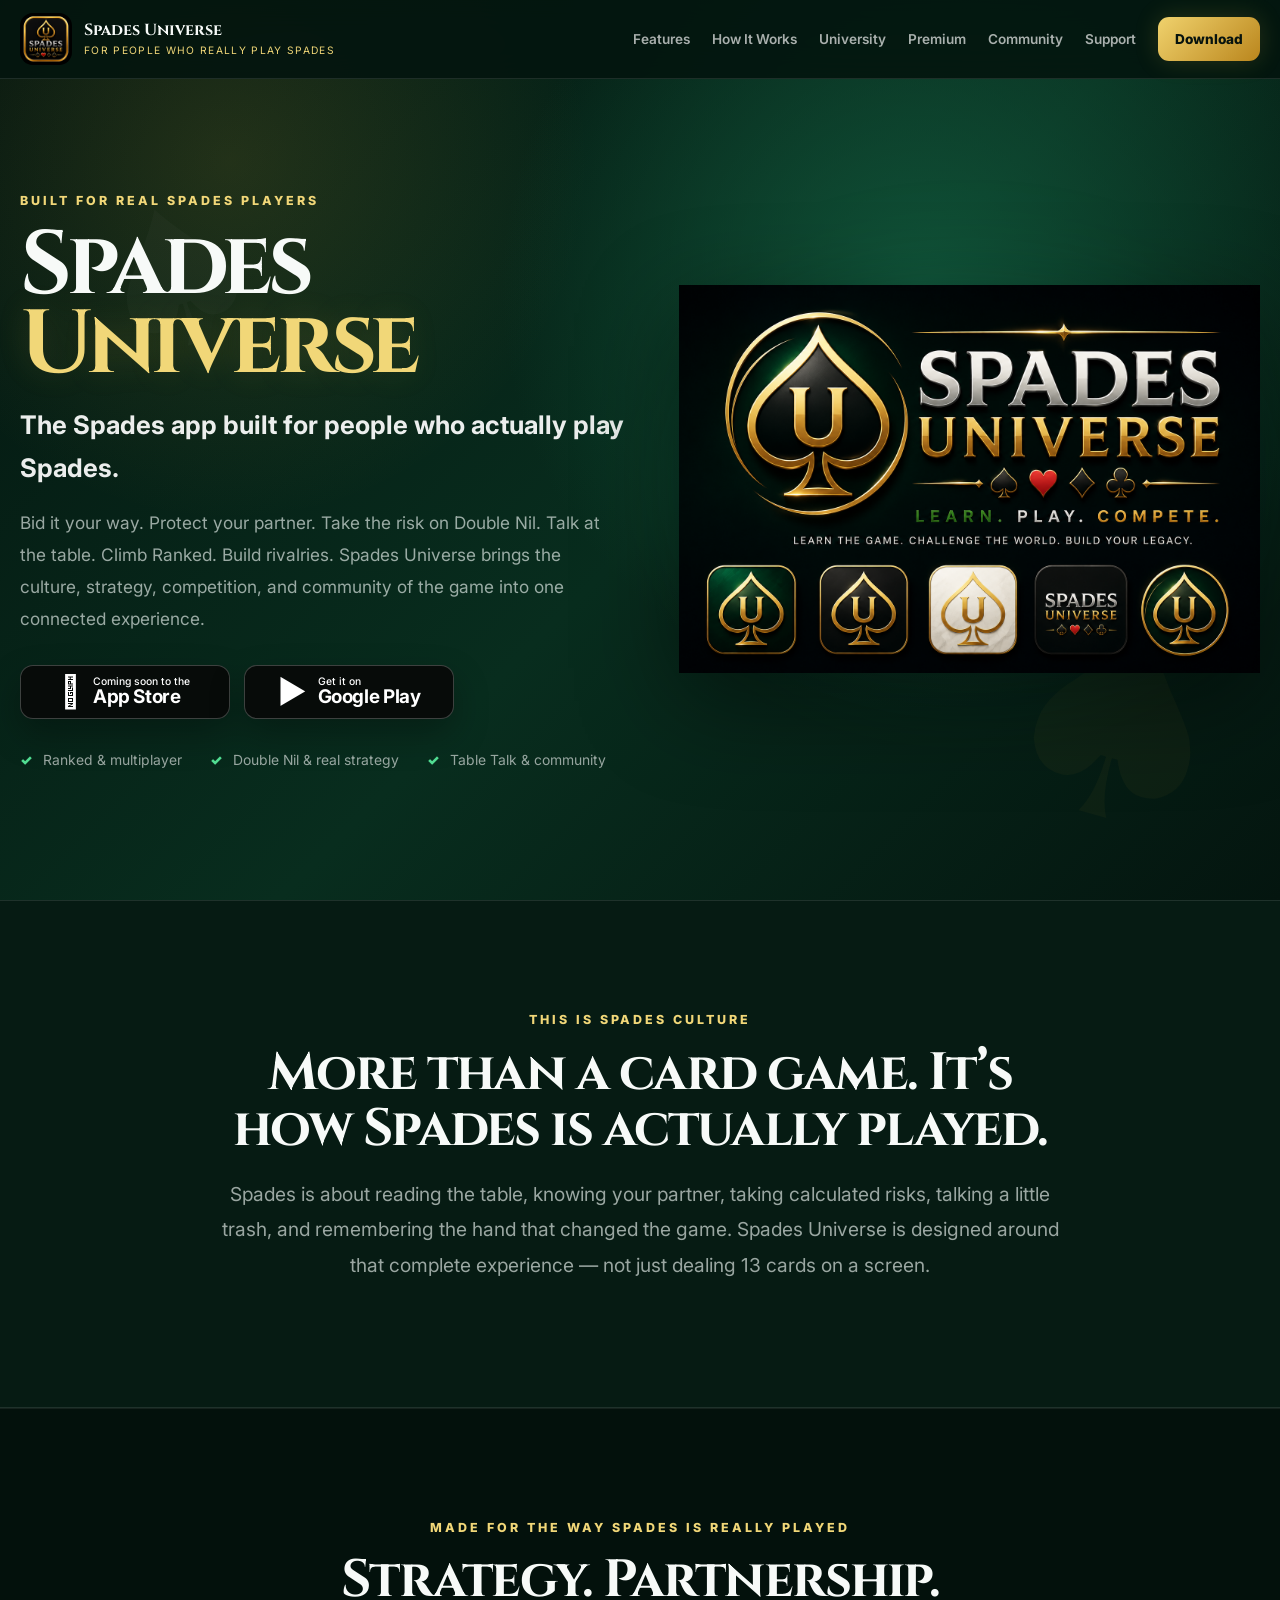
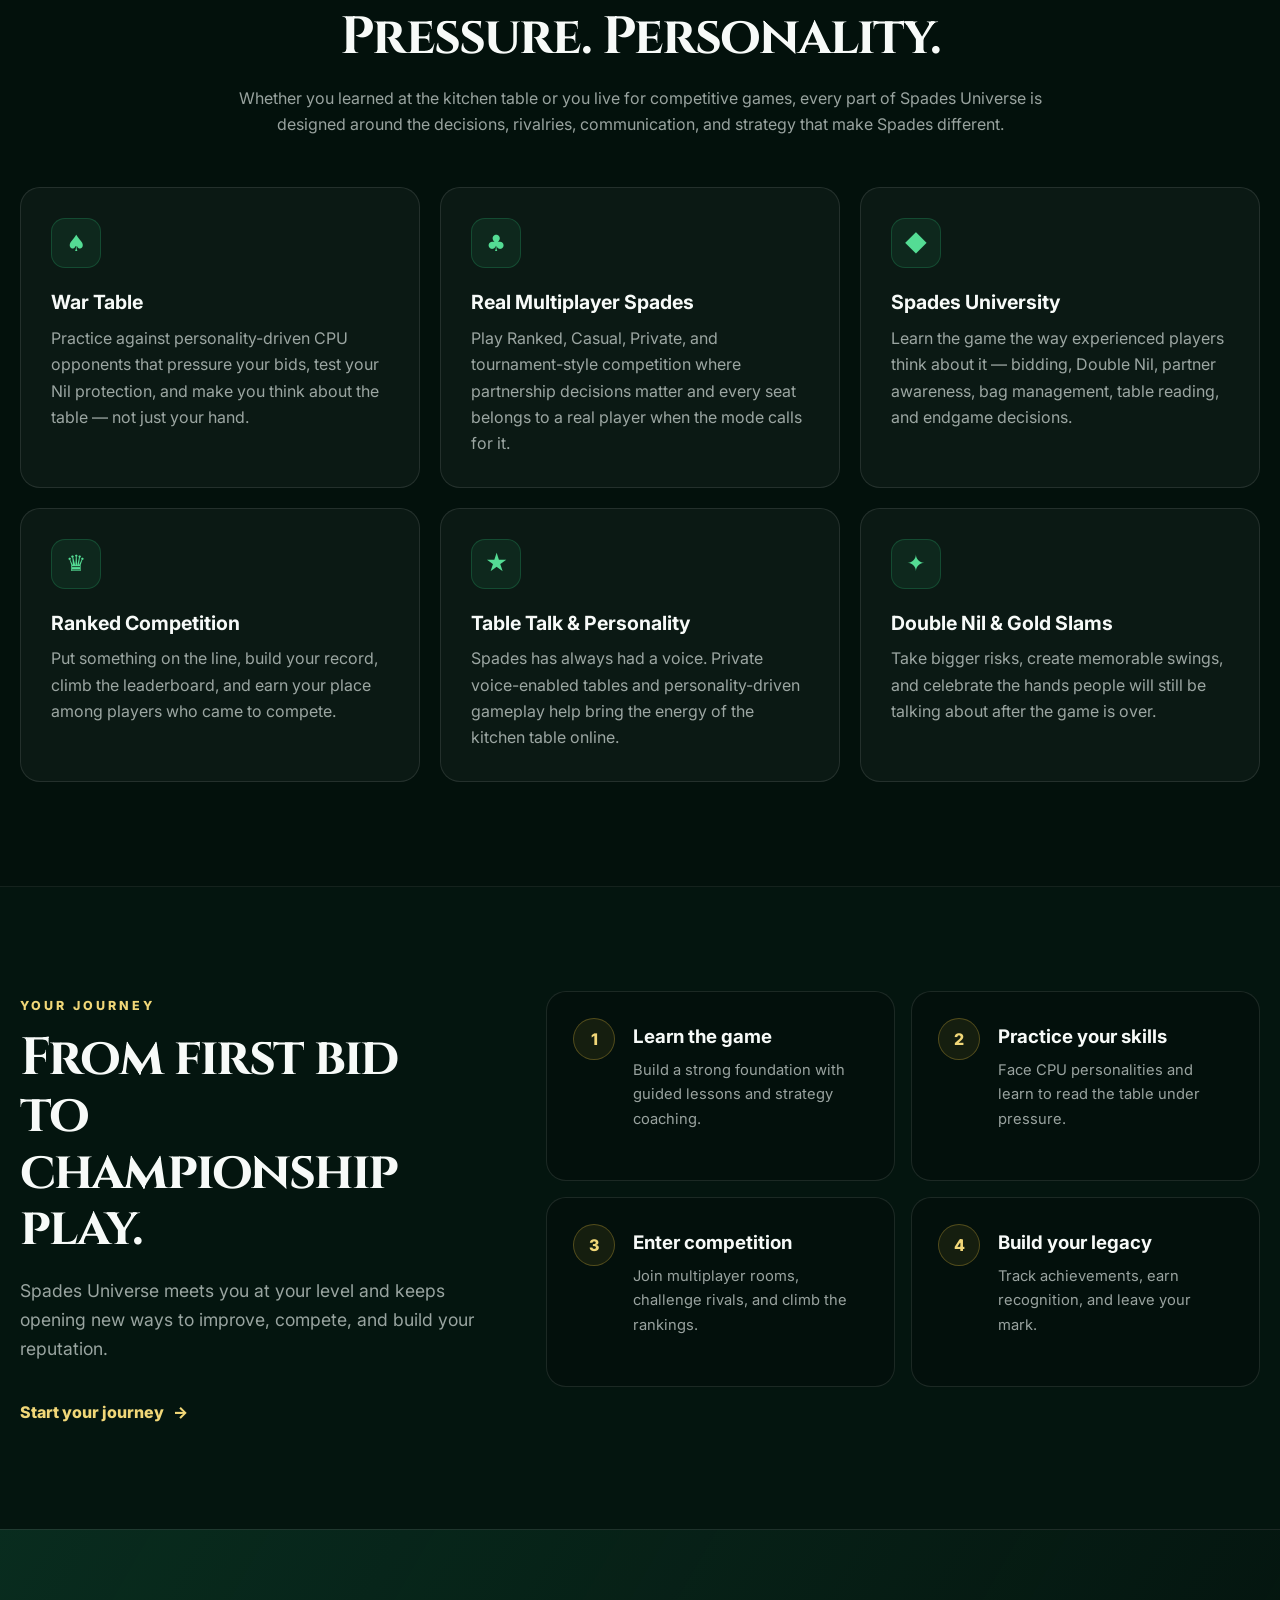
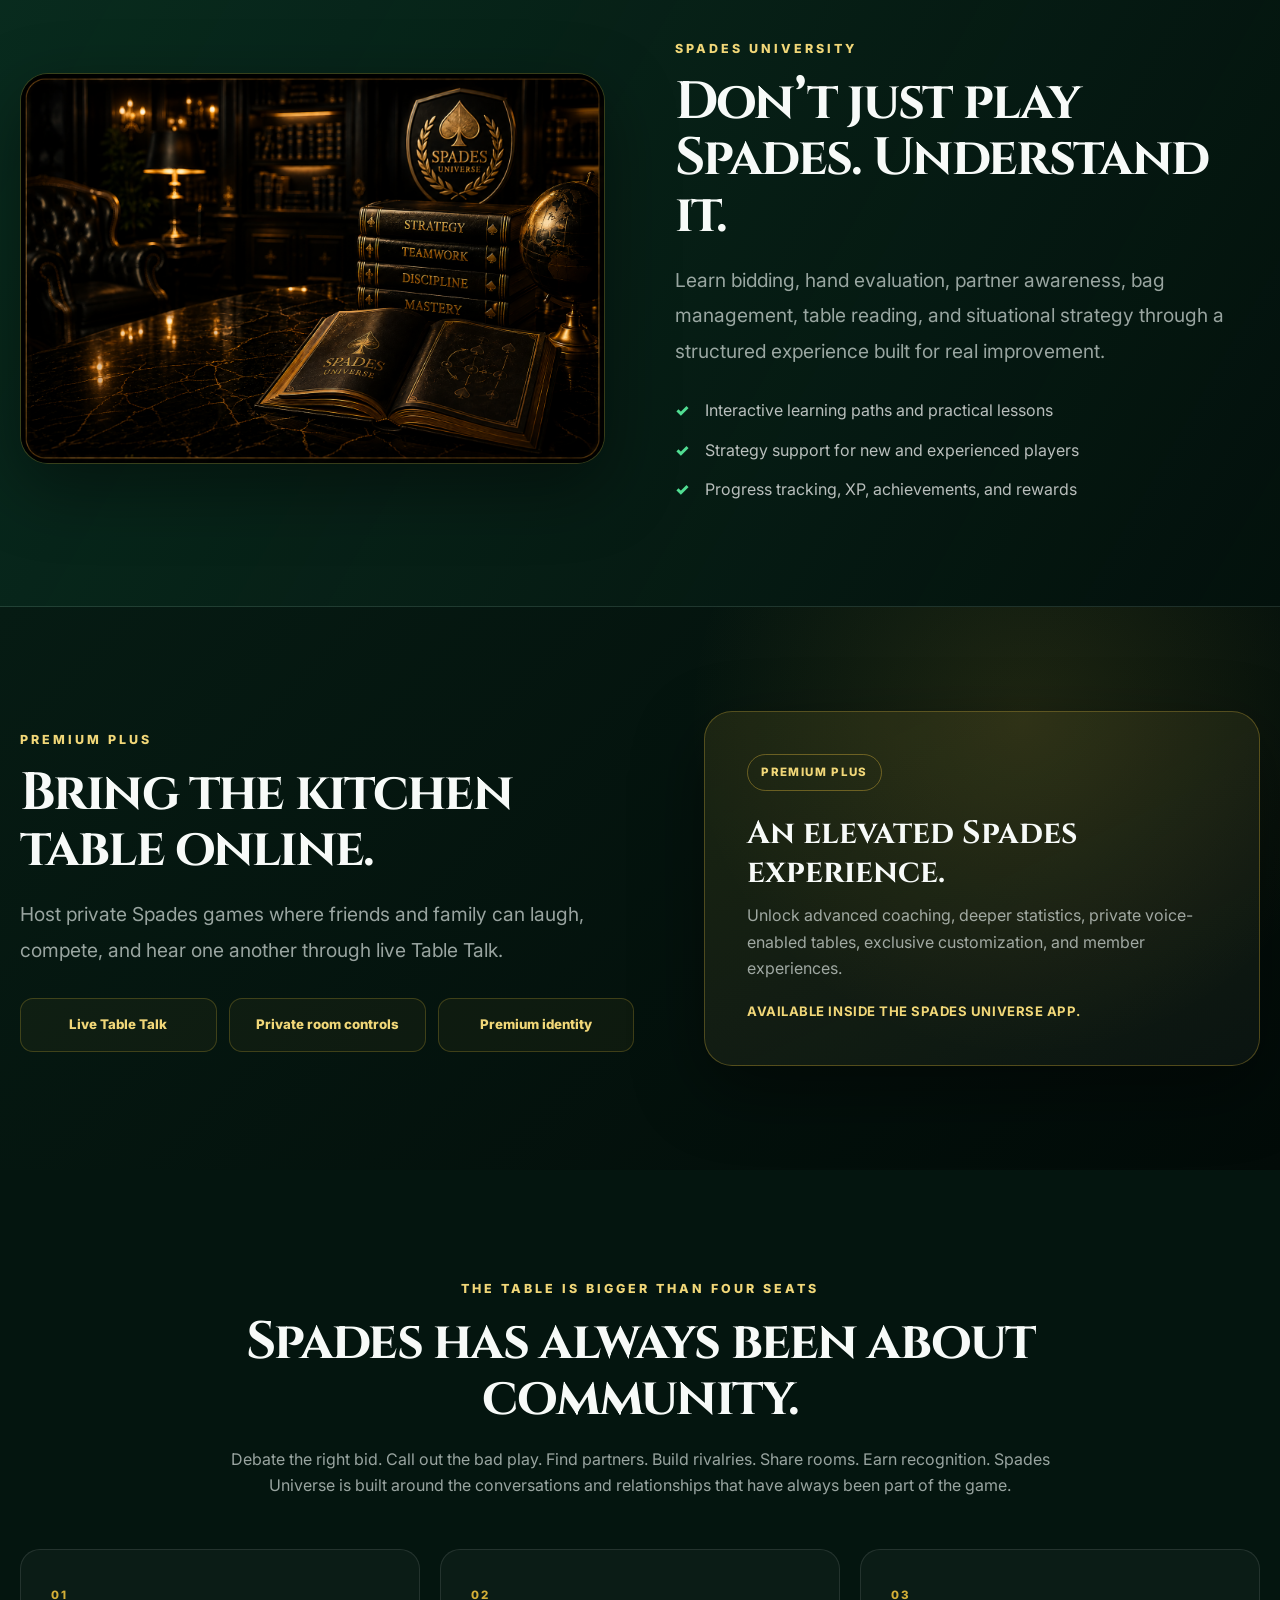
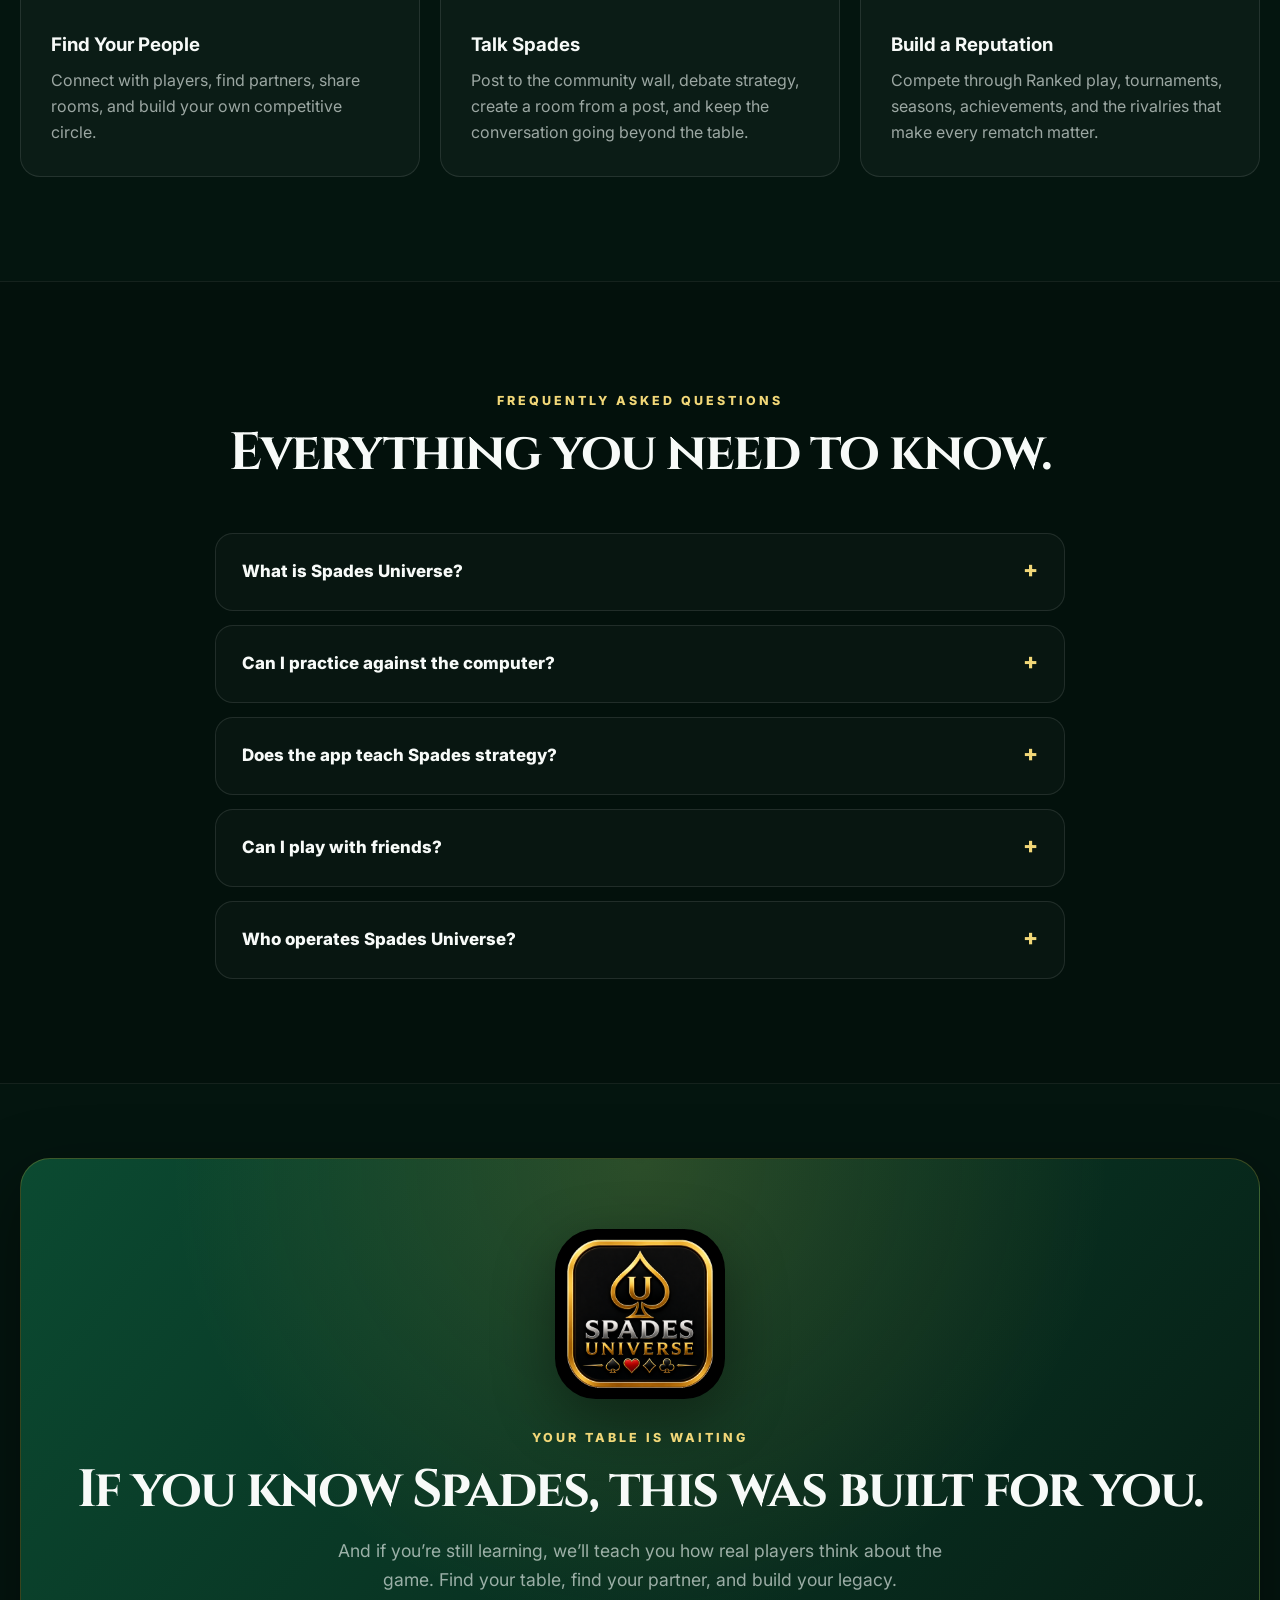
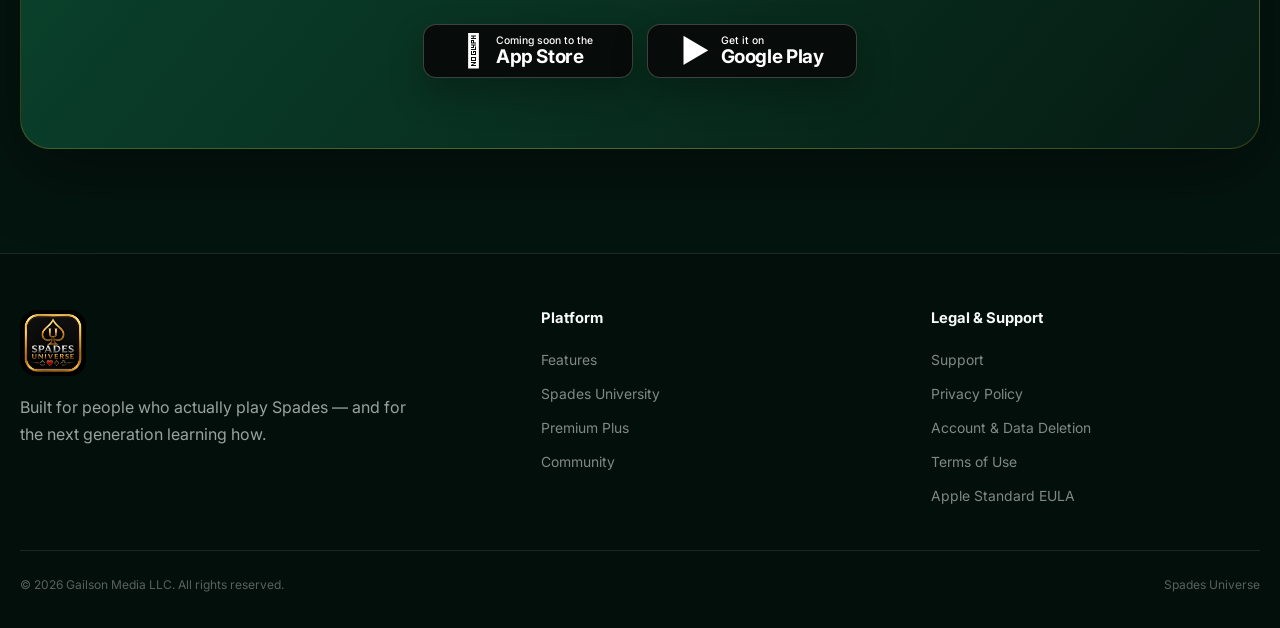
<file: index.html>
<!DOCTYPE html>
<html lang="en">
  <head>
    <meta charset="UTF-8" />
    <meta name="viewport" content="width=device-width, initial-scale=1.0" />
    <title>Spades Universe — Built for People Who Actually Play Spades</title>
    <meta name="description" content="Spades Universe is built for people who actually play Spades — competitive multiplayer, Double Nil, Table Talk, Ranked play, Spades University, community, and more." />
    <meta name="theme-color" content="#04150f" />
    <meta property="og:title" content="Spades Universe" />
    <meta property="og:description" content="Built for people who actually play Spades. Learn the game, talk at the table, compete online, and build your legacy." />
    <meta property="og:type" content="website" />
    <meta property="og:image" content="assets/hero-logo.png" />
    <link rel="icon" href="assets/app-logo.png" type="image/png" />
    <link rel="apple-touch-icon" href="assets/app-logo.png" />
    <link rel="stylesheet" href="styles.css" />
  </head>
  <body>
    <header class="site-header">
      <div class="container nav-wrap">
        <a class="brand" href="#top" aria-label="Spades Universe home">
          <img src="assets/app-logo.png" alt="" width="52" height="52" />
          <span><strong>Spades Universe</strong><small>For people who really play Spades</small></span>
        </a>
        <button class="nav-toggle" type="button" aria-label="Toggle navigation" aria-expanded="false">☰</button>
        <nav class="nav-links" aria-label="Main navigation">
          <a href="#features">Features</a>
          <a href="#journey">How It Works</a>
          <a href="#university">University</a>
          <a href="#premium">Premium</a>
          <a href="#community">Community</a>
          <a href="support.html">Support</a>
          <a class="nav-cta" href="#download">Download</a>
        </nav>
      </div>
    </header>

    <main id="top">
      <section class="hero">
        <span class="hero-suit hero-suit-left" aria-hidden="true">♠</span>
        <span class="hero-suit hero-suit-right" aria-hidden="true">♠</span>
        <div class="container hero-grid">
          <div class="hero-copy">
            <span class="eyebrow">Built for real Spades players</span>
            <h1>Spades <span>Universe</span></h1>
            <p class="hero-kicker">The Spades app built for people who actually play Spades.</p>
            <p class="hero-text">Bid it your way. Protect your partner. Take the risk on Double Nil. Talk at the table. Climb Ranked. Build rivalries. Spades Universe brings the culture, strategy, competition, and community of the game into one connected experience.</p>
            <div class="cta-row" id="download">
              <button class="store-button" type="button" disabled aria-label="Spades Universe is coming soon to the App Store">
                <span class="store-icon" aria-hidden="true"></span>
                <span><small>Coming soon to the</small><strong>App Store</strong></span>
              </button>
              <a class="store-button store-button-live" href="https://play.google.com/store/apps/details?id=com.spadesuniverse" target="_blank" rel="noopener noreferrer" aria-label="Get Spades Universe on Google Play">
                <span class="store-icon google-play-icon" aria-hidden="true">▶</span>
                <span><small>Get it on</small><strong>Google Play</strong></span>
              </a>
            </div>
            <ul class="trust-row" aria-label="Spades Universe highlights">
              <li><span>✓</span> Ranked & multiplayer</li>
              <li><span>✓</span> Double Nil & real strategy</li>
              <li><span>✓</span> Table Talk & community</li>
            </ul>
          </div>
          <div class="hero-visual">
            <div class="hero-brand-lockup">
              <img src="assets/hero-logo.png" alt="Spades Universe — Learn. Play. Compete. Learn the game. Challenge the world. Build your legacy." width="1536" height="1024" />
            </div>
          </div>
        </div>
      </section>

      <section class="intro section section-line">
        <div class="container narrow center">
          <span class="eyebrow">This is Spades culture</span>
          <h2>More than a card game. It’s how Spades is actually played.</h2>
          <p class="section-lead">Spades is about reading the table, knowing your partner, taking calculated risks, talking a little trash, and remembering the hand that changed the game. Spades Universe is designed around that complete experience — not just dealing 13 cards on a screen.</p>
        </div>
      </section>

      <section class="section section-dark" id="features">
        <div class="container">
          <div class="section-heading center narrow">
            <span class="eyebrow">Made for the way Spades is really played</span>
            <h2>Strategy. Partnership. Pressure. Personality.</h2>
            <p>Whether you learned at the kitchen table or you live for competitive games, every part of Spades Universe is designed around the decisions, rivalries, communication, and strategy that make Spades different.</p>
          </div>
          <div class="feature-grid">
            <article class="feature-card"><span class="feature-icon">♠</span><h3>War Table</h3><p>Practice against personality-driven CPU opponents that pressure your bids, test your Nil protection, and make you think about the table — not just your hand.</p></article>
            <article class="feature-card"><span class="feature-icon">♣</span><h3>Real Multiplayer Spades</h3><p>Play Ranked, Casual, Private, and tournament-style competition where partnership decisions matter and every seat belongs to a real player when the mode calls for it.</p></article>
            <article class="feature-card"><span class="feature-icon">◆</span><h3>Spades University</h3><p>Learn the game the way experienced players think about it — bidding, Double Nil, partner awareness, bag management, table reading, and endgame decisions.</p></article>
            <article class="feature-card"><span class="feature-icon">♛</span><h3>Ranked Competition</h3><p>Put something on the line, build your record, climb the leaderboard, and earn your place among players who came to compete.</p></article>
            <article class="feature-card"><span class="feature-icon">★</span><h3>Table Talk & Personality</h3><p>Spades has always had a voice. Private voice-enabled tables and personality-driven gameplay help bring the energy of the kitchen table online.</p></article>
            <article class="feature-card"><span class="feature-icon">✦</span><h3>Double Nil & Gold Slams</h3><p>Take bigger risks, create memorable swings, and celebrate the hands people will still be talking about after the game is over.</p></article>
          </div>
        </div>
      </section>

      <section class="section" id="journey">
        <div class="container journey-grid">
          <div class="journey-copy">
            <span class="eyebrow">Your journey</span>
            <h2>From first bid to championship play.</h2>
            <p>Spades Universe meets you at your level and keeps opening new ways to improve, compete, and build your reputation.</p>
            <a class="text-link" href="#university">Start your journey <span>→</span></a>
          </div>
          <ol class="steps">
            <li><span>1</span><div><h3>Learn the game</h3><p>Build a strong foundation with guided lessons and strategy coaching.</p></div></li>
            <li><span>2</span><div><h3>Practice your skills</h3><p>Face CPU personalities and learn to read the table under pressure.</p></div></li>
            <li><span>3</span><div><h3>Enter competition</h3><p>Join multiplayer rooms, challenge rivals, and climb the rankings.</p></div></li>
            <li><span>4</span><div><h3>Build your legacy</h3><p>Track achievements, earn recognition, and leave your mark.</p></div></li>
          </ol>
        </div>
      </section>

      <section class="section showcase section-line" id="university">
        <div class="container showcase-grid">
          <div class="university-visual">
            <img src="assets/university-hero.png" alt="Spades Universe University library featuring books on strategy, teamwork, discipline, and mastery" width="1536" height="1024" />
          </div>
          <div>
            <span class="eyebrow">Spades University</span>
            <h2>Don’t just play Spades. Understand it.</h2>
            <p class="section-lead">Learn bidding, hand evaluation, partner awareness, bag management, table reading, and situational strategy through a structured experience built for real improvement.</p>
            <ul class="check-list">
              <li>Interactive learning paths and practical lessons</li>
              <li>Strategy support for new and experienced players</li>
              <li>Progress tracking, XP, achievements, and rewards</li>
            </ul>
          </div>
        </div>
      </section>

      <section class="section premium" id="premium">
        <div class="container premium-grid">
          <div>
            <span class="eyebrow">Premium Plus</span>
            <h2>Bring the kitchen table online.</h2>
            <p class="section-lead">Host private Spades games where friends and family can laugh, compete, and hear one another through live Table Talk.</p>
            <div class="premium-points">
              <span>Live Table Talk</span><span>Private room controls</span><span>Premium identity</span>
            </div>
          </div>
          <aside class="premium-card">
            <span class="premium-chip">Premium Plus</span>
            <h3>An elevated Spades experience.</h3>
            <p>Unlock advanced coaching, deeper statistics, private voice-enabled tables, exclusive customization, and member experiences.</p>
            <p class="premium-note">Available inside the Spades Universe app.</p>
          </aside>
        </div>
      </section>

      <section class="section" id="community">
        <div class="container">
          <div class="section-heading center narrow">
            <span class="eyebrow">The table is bigger than four seats</span>
            <h2>Spades has always been about community.</h2>
            <p>Debate the right bid. Call out the bad play. Find partners. Build rivalries. Share rooms. Earn recognition. Spades Universe is built around the conversations and relationships that have always been part of the game.</p>
          </div>
          <div class="community-grid">
            <article><span>01</span><h3>Find Your People</h3><p>Connect with players, find partners, share rooms, and build your own competitive circle.</p></article>
            <article><span>02</span><h3>Talk Spades</h3><p>Post to the community wall, debate strategy, create a room from a post, and keep the conversation going beyond the table.</p></article>
            <article><span>03</span><h3>Build a Reputation</h3><p>Compete through Ranked play, tournaments, seasons, achievements, and the rivalries that make every rematch matter.</p></article>
          </div>
        </div>
      </section>

      <section class="section faq section-dark" id="faq">
        <div class="container narrow">
          <div class="section-heading center">
            <span class="eyebrow">Frequently asked questions</span>
            <h2>Everything you need to know.</h2>
          </div>
          <div class="faq-list">
            <details><summary>What is Spades Universe?</summary><p>A complete Spades platform for learning, CPU practice, multiplayer competition, progression, rewards, and community.</p></details>
            <details><summary>Can I practice against the computer?</summary><p>Yes. War Table lets you practice whenever you want against personality-driven CPU opponents.</p></details>
            <details><summary>Does the app teach Spades strategy?</summary><p>Yes. Spades University is designed to explain bidding, card play, teamwork, table awareness, and game strategy.</p></details>
            <details><summary>Can I play with friends?</summary><p>Yes. Private rooms and multiplayer experiences are designed for playing with friends and other players.</p></details>
            <details><summary>Who operates Spades Universe?</summary><p>Spades Universe is operated by Gailson Media LLC.</p></details>
          </div>
        </div>
      </section>

      <section class="final-cta section">
        <div class="container cta-panel">
          <img class="cta-logo" src="assets/app-logo.png" alt="Spades Universe" width="1024" height="1024" />
          <span class="eyebrow">Your table is waiting</span>
          <h2>If you know Spades, this was built for you.</h2>
          <p>And if you’re still learning, we’ll teach you how real players think about the game. Find your table, find your partner, and build your legacy.</p>
          <div class="cta-row">
            <button class="store-button" type="button" disabled aria-label="Spades Universe is coming soon to the App Store">
              <span class="store-icon" aria-hidden="true"></span>
              <span><small>Coming soon to the</small><strong>App Store</strong></span>
            </button>
            <a class="store-button store-button-live" href="https://play.google.com/store/apps/details?id=com.spadesuniverse" target="_blank" rel="noopener noreferrer" aria-label="Get Spades Universe on Google Play">
              <span class="store-icon google-play-icon" aria-hidden="true">▶</span>
              <span><small>Get it on</small><strong>Google Play</strong></span>
            </a>
          </div>
        </div>
      </section>
    </main>

    <footer class="site-footer">
      <div class="container footer-grid">
        <div class="footer-brand">
          <img src="assets/app-logo.png" alt="Spades Universe" width="66" height="66" />
          <p>Built for people who actually play Spades — and for the next generation learning how.</p>
        </div>
        <div><h3>Platform</h3><a href="#features">Features</a><a href="#university">Spades University</a><a href="#premium">Premium Plus</a><a href="#community">Community</a></div>
        <div><h3>Legal & Support</h3><a href="support.html">Support</a><a href="privacy.html">Privacy Policy</a><a href="account-deletion.html">Account & Data Deletion</a><a href="terms.html">Terms of Use</a><a href="https://www.apple.com/legal/internet-services/itunes/dev/stdeula/" target="_blank" rel="noreferrer">Apple Standard EULA</a></div>
      </div>
      <div class="container footer-bottom"><span>© <span id="year"></span> Gailson Media LLC. All rights reserved.</span><span>Spades Universe</span></div>
    </footer>

    <script>
      document.getElementById('year').textContent = new Date().getFullYear();
      const toggle = document.querySelector('.nav-toggle');
      const nav = document.querySelector('.nav-links');
      toggle.addEventListener('click', () => {
        const open = nav.classList.toggle('is-open');
        toggle.setAttribute('aria-expanded', String(open));
        toggle.textContent = open ? '×' : '☰';
      });
      nav.addEventListener('click', () => {
        nav.classList.remove('is-open');
        toggle.setAttribute('aria-expanded', 'false');
        toggle.textContent = '☰';
      });
    </script>
  </body>
</html>
</file>
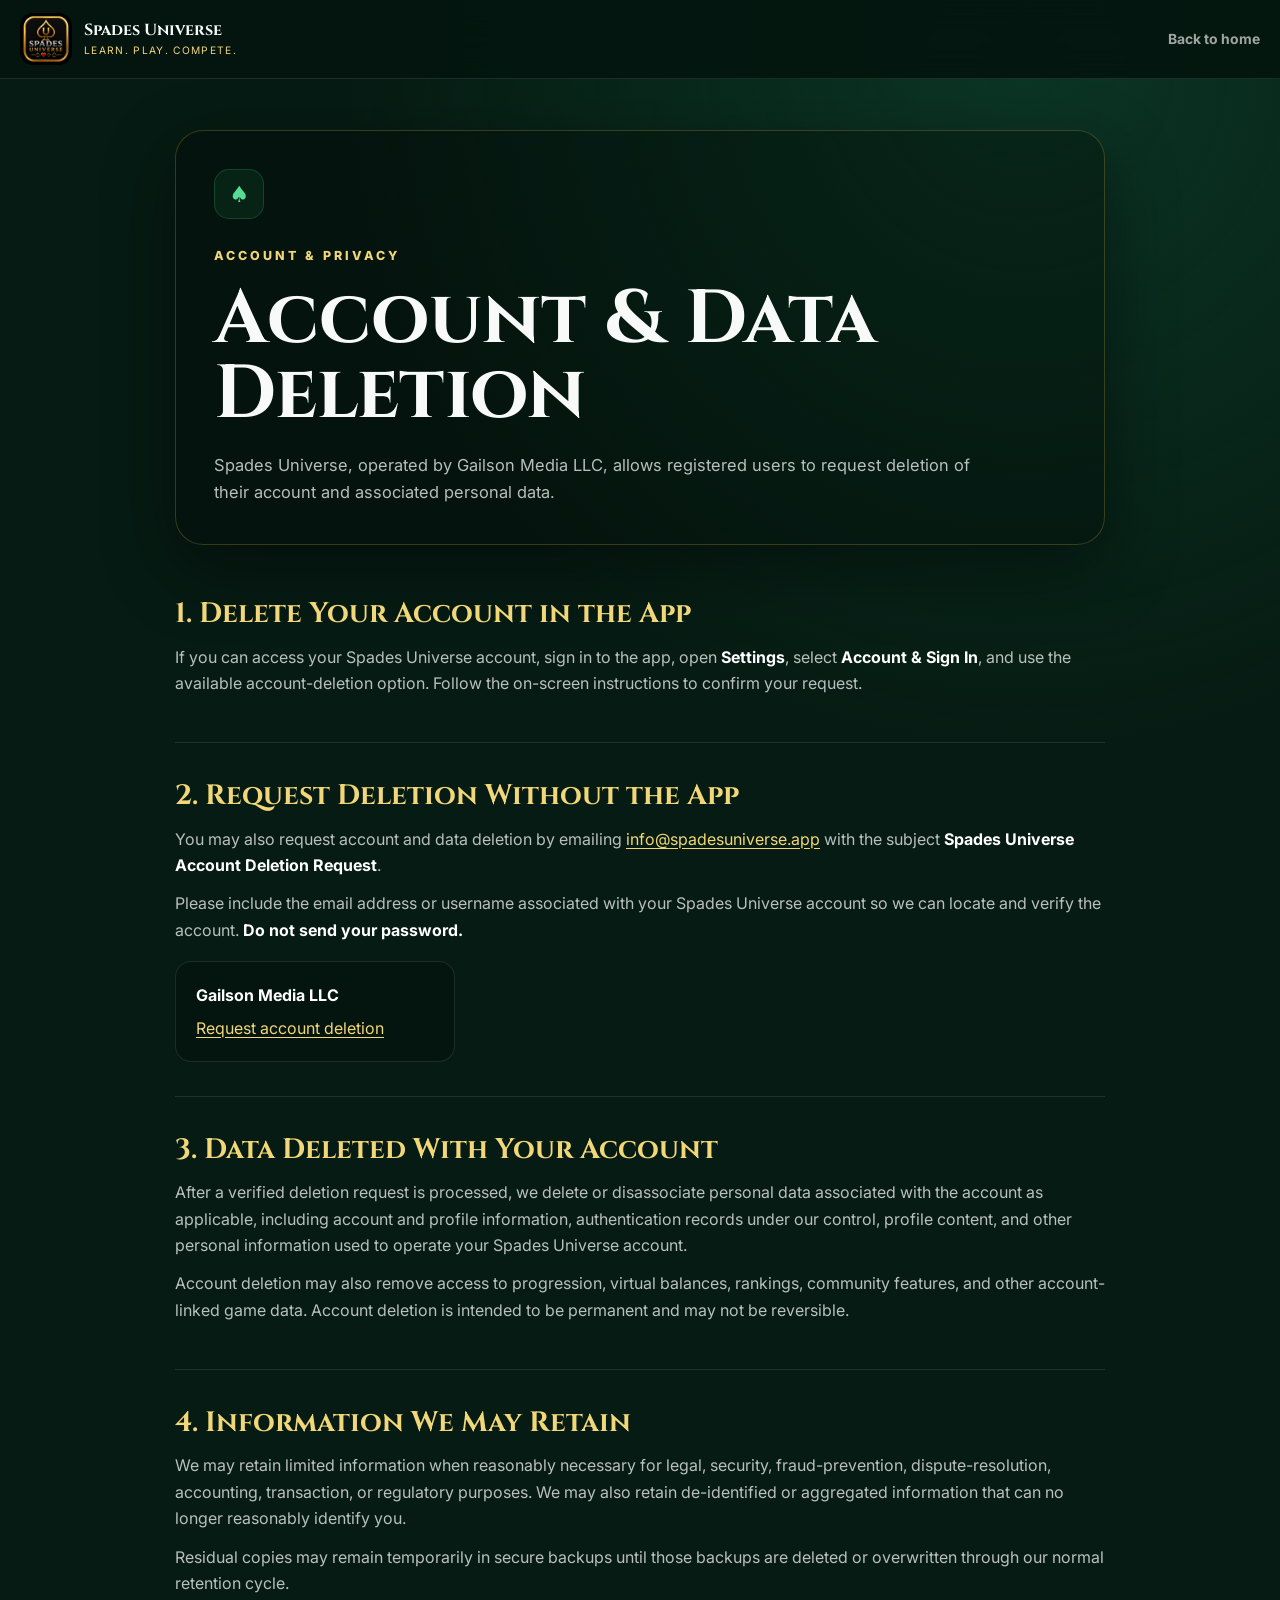
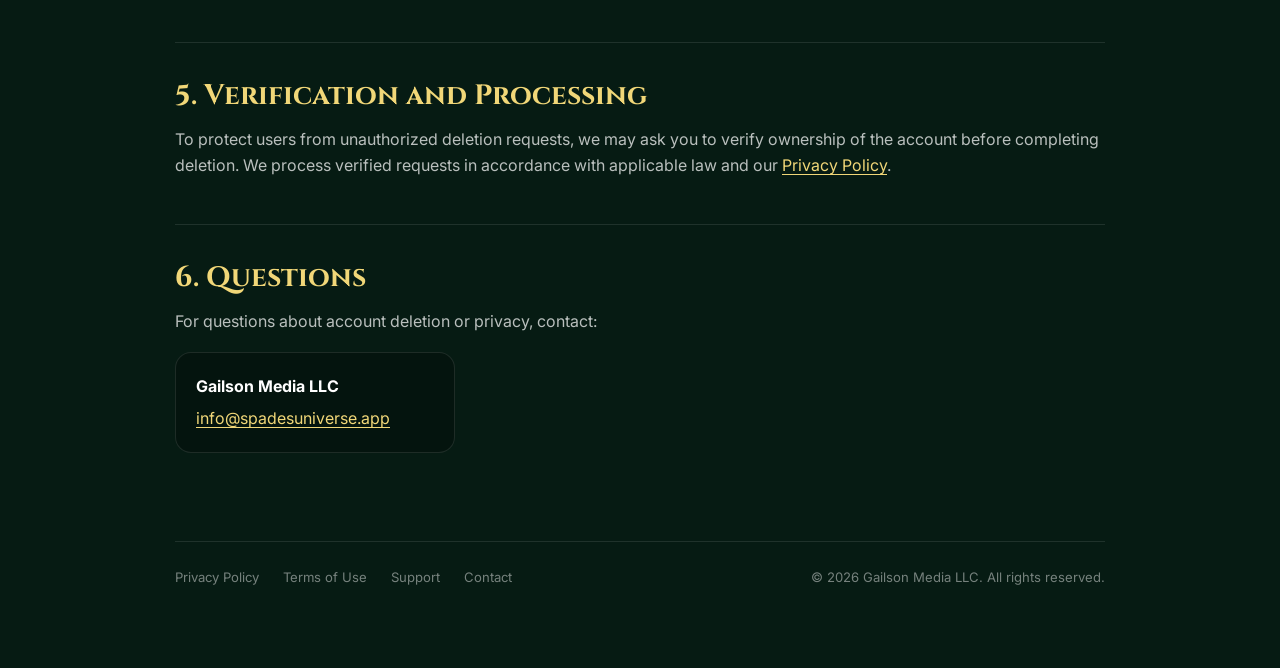
<file: account-deletion.html>
<!DOCTYPE html>
<html lang="en">
  <head>
    <meta charset="UTF-8" />
    <meta name="viewport" content="width=device-width, initial-scale=1.0" />
    <title>Account & Data Deletion | Spades Universe</title>
    <meta name="description" content="How to request deletion of your Spades Universe account and associated personal data." />
    <meta name="theme-color" content="#04150f" />
    <link rel="icon" href="assets/app-logo.png" type="image/png" />
    <link rel="stylesheet" href="styles.css" />
  </head>
  <body>
    <header class="site-header">
      <div class="container nav-wrap legal-nav">
        <a class="brand" href="index.html" aria-label="Spades Universe home">
          <img src="assets/app-logo.png" alt="" width="52" height="52" />
          <span><strong>Spades Universe</strong><small>Learn. Play. Compete.</small></span>
        </a>
        <a class="legal-home" href="index.html">Back to home</a>
      </div>
    </header>

    <main class="legal-page">
      <div class="container legal-container">
        <header class="legal-hero">
          <span class="legal-icon" aria-hidden="true">♠</span>
          <span class="eyebrow">Account & Privacy</span>
          <h1>Account & Data Deletion</h1>
          <p>Spades Universe, operated by Gailson Media LLC, allows registered users to request deletion of their account and associated personal data.</p>
        </header>

        <div class="legal-content">
          <section>
            <h2>1. Delete Your Account in the App</h2>
            <p>If you can access your Spades Universe account, sign in to the app, open <strong>Settings</strong>, select <strong>Account & Sign In</strong>, and use the available account-deletion option. Follow the on-screen instructions to confirm your request.</p>
          </section>

          <section>
            <h2>2. Request Deletion Without the App</h2>
            <p>You may also request account and data deletion by emailing <a href="mailto:info@spadesuniverse.app?subject=Spades%20Universe%20Account%20Deletion%20Request">info@spadesuniverse.app</a> with the subject <strong>Spades Universe Account Deletion Request</strong>.</p>
            <p>Please include the email address or username associated with your Spades Universe account so we can locate and verify the account. <strong>Do not send your password.</strong></p>
            <address>
              <strong>Gailson Media LLC</strong>
              <a href="mailto:info@spadesuniverse.app?subject=Spades%20Universe%20Account%20Deletion%20Request">Request account deletion</a>
            </address>
          </section>

          <section>
            <h2>3. Data Deleted With Your Account</h2>
            <p>After a verified deletion request is processed, we delete or disassociate personal data associated with the account as applicable, including account and profile information, authentication records under our control, profile content, and other personal information used to operate your Spades Universe account.</p>
            <p>Account deletion may also remove access to progression, virtual balances, rankings, community features, and other account-linked game data. Account deletion is intended to be permanent and may not be reversible.</p>
          </section>

          <section>
            <h2>4. Information We May Retain</h2>
            <p>We may retain limited information when reasonably necessary for legal, security, fraud-prevention, dispute-resolution, accounting, transaction, or regulatory purposes. We may also retain de-identified or aggregated information that can no longer reasonably identify you.</p>
            <p>Residual copies may remain temporarily in secure backups until those backups are deleted or overwritten through our normal retention cycle.</p>
          </section>

          <section>
            <h2>5. Verification and Processing</h2>
            <p>To protect users from unauthorized deletion requests, we may ask you to verify ownership of the account before completing deletion. We process verified requests in accordance with applicable law and our <a href="privacy.html">Privacy Policy</a>.</p>
          </section>

          <section>
            <h2>6. Questions</h2>
            <p>For questions about account deletion or privacy, contact:</p>
            <address>
              <strong>Gailson Media LLC</strong>
              <a href="mailto:info@spadesuniverse.app">info@spadesuniverse.app</a>
            </address>
          </section>
        </div>

        <footer class="legal-footer"><a href="privacy.html">Privacy Policy</a><a href="terms.html">Terms of Use</a><a href="support.html">Support</a><a href="mailto:info@spadesuniverse.app">Contact</a><span>© 2026 Gailson Media LLC. All rights reserved.</span></footer>
      </div>
    </main>
  </body>
</html>
</file>
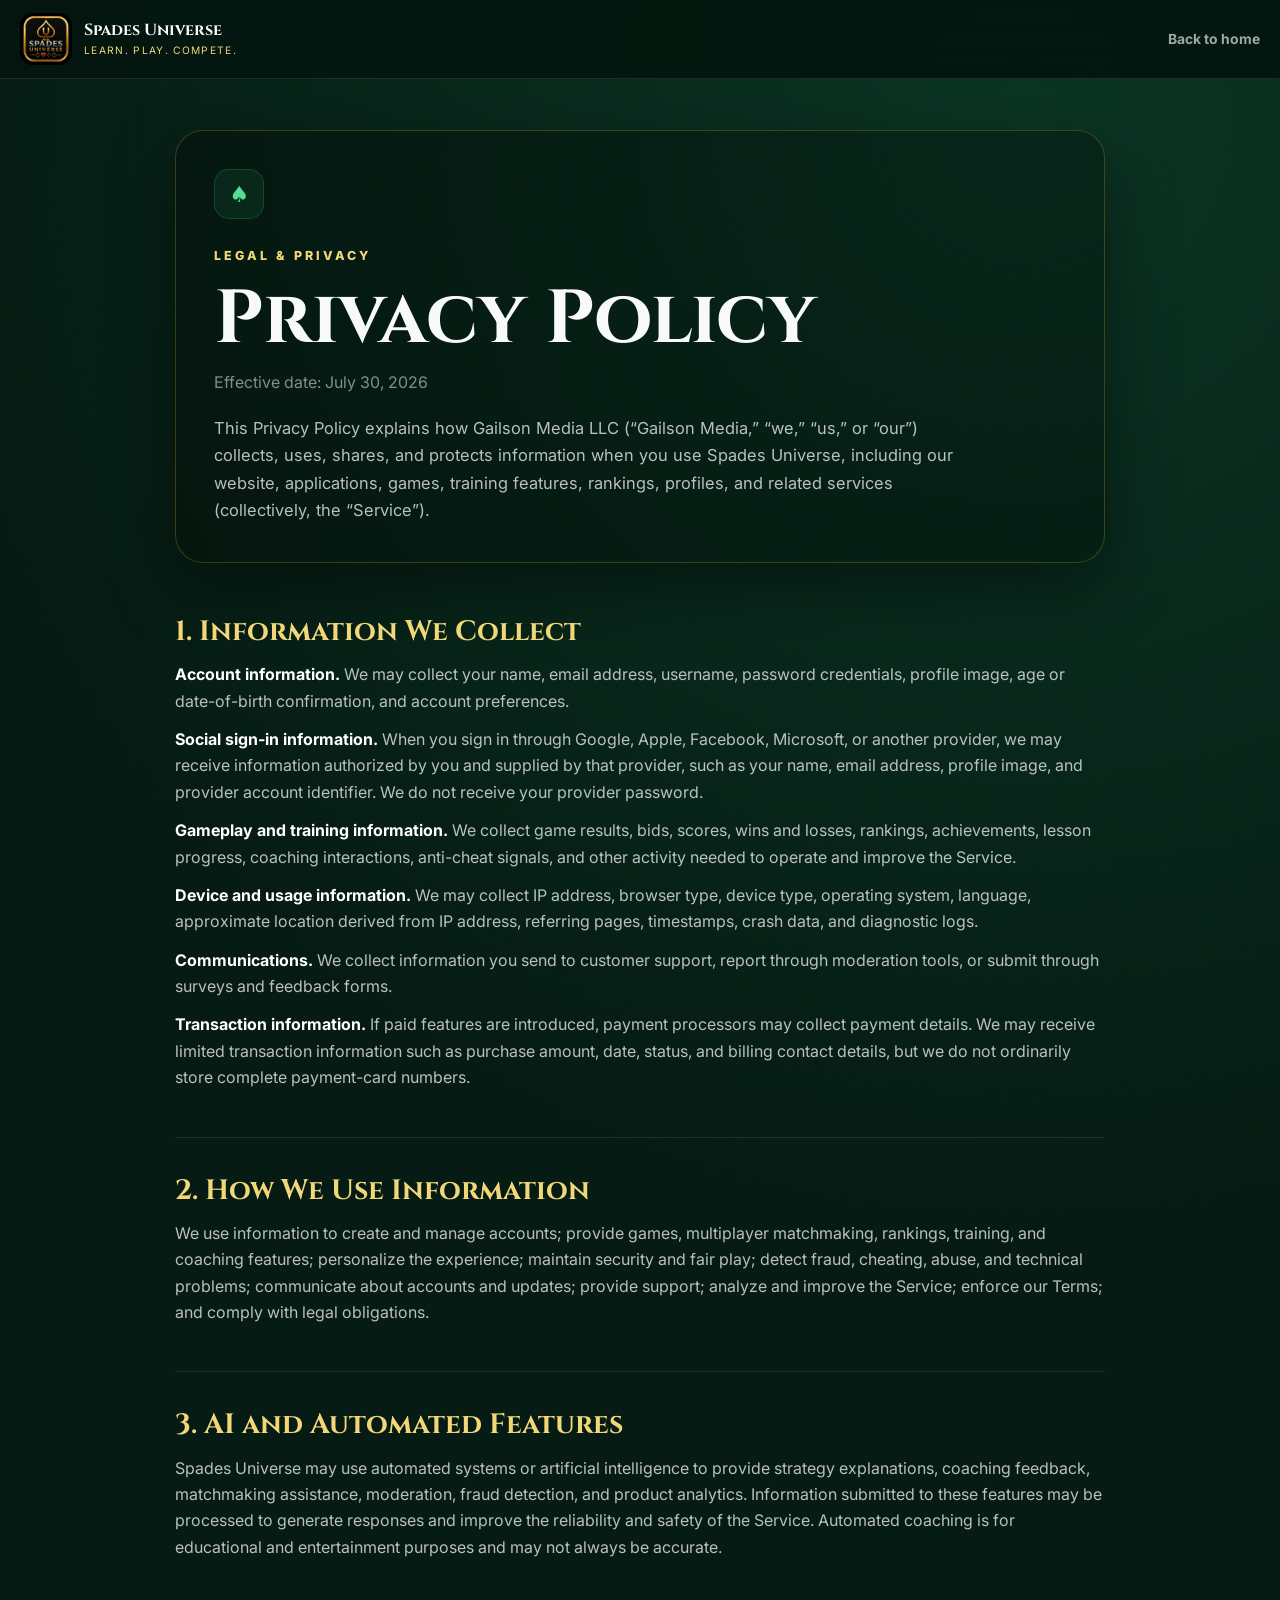
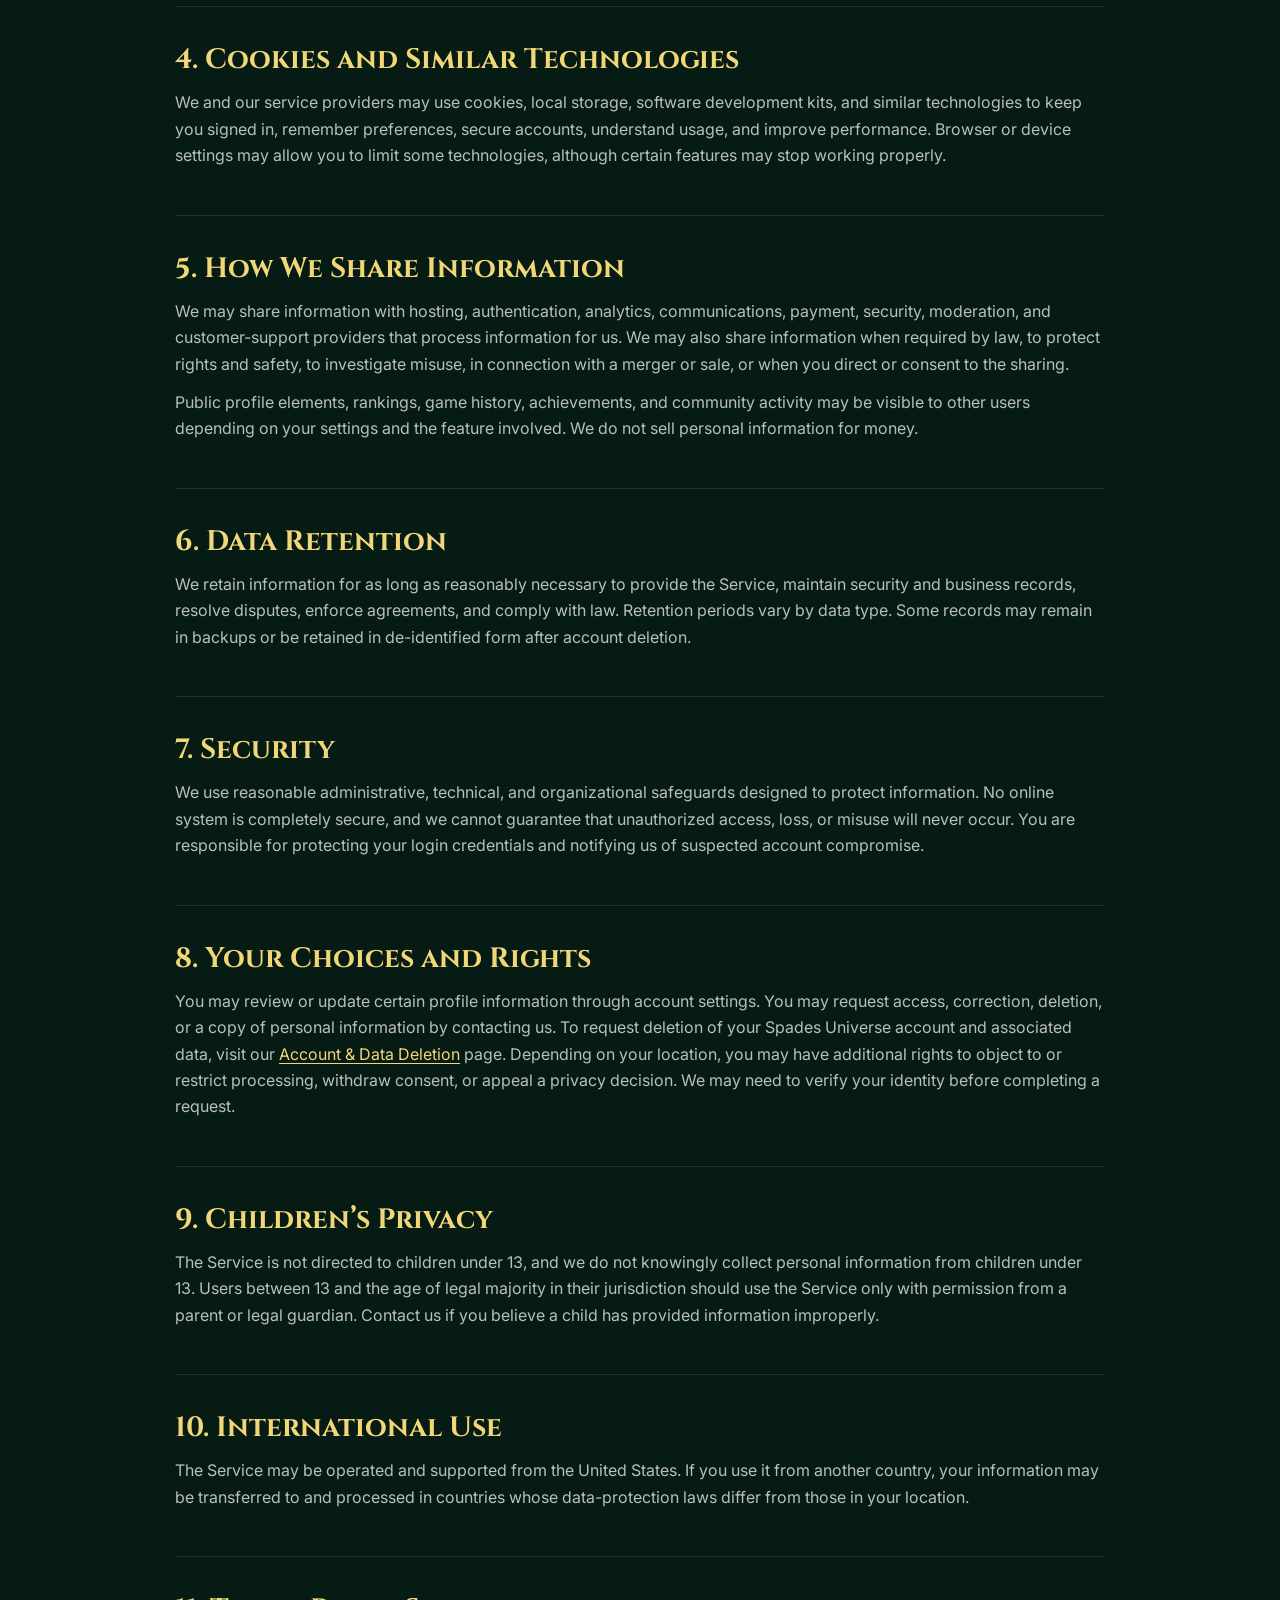
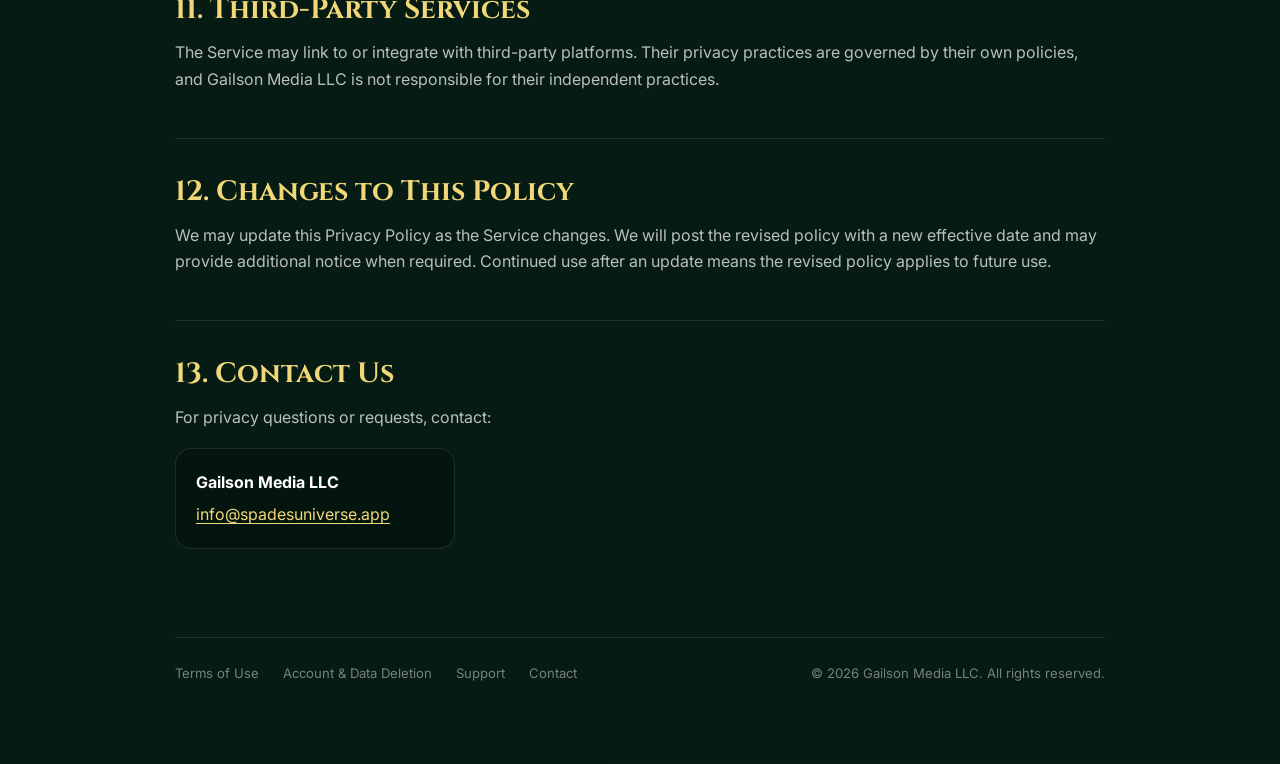
<file: privacy.html>
<!DOCTYPE html>
<html lang="en">
  <head>
    <meta charset="UTF-8" />
    <meta name="viewport" content="width=device-width, initial-scale=1.0" />
    <title>Privacy Policy | Spades Universe</title>
    <meta name="description" content="How Gailson Media LLC collects, uses, shares, and protects information when you use Spades Universe." />
    <meta name="theme-color" content="#04150f" />
    <link rel="icon" href="assets/app-logo.png" type="image/png" />
    <link rel="stylesheet" href="styles.css" />
  </head>
  <body>
    <header class="site-header">
      <div class="container nav-wrap legal-nav">
        <a class="brand" href="index.html" aria-label="Spades Universe home">
          <img src="assets/app-logo.png" alt="" width="52" height="52" />
          <span><strong>Spades Universe</strong><small>Learn. Play. Compete.</small></span>
        </a>
        <a class="legal-home" href="index.html">Back to home</a>
      </div>
    </header>
    <main class="legal-page">
      <div class="container legal-container">
        <header class="legal-hero">
          <span class="legal-icon" aria-hidden="true">♠</span>
          <span class="eyebrow">Legal & Privacy</span>
          <h1>Privacy Policy</h1>
          <p class="legal-date">Effective date: July 30, 2026</p>
          <p>This Privacy Policy explains how Gailson Media LLC (“Gailson Media,” “we,” “us,” or “our”) collects, uses, shares, and protects information when you use Spades Universe, including our website, applications, games, training features, rankings, profiles, and related services (collectively, the “Service”).</p>
        </header>

        <div class="legal-content">
          <section><h2>1. Information We Collect</h2><p><strong>Account information.</strong> We may collect your name, email address, username, password credentials, profile image, age or date-of-birth confirmation, and account preferences.</p><p><strong>Social sign-in information.</strong> When you sign in through Google, Apple, Facebook, Microsoft, or another provider, we may receive information authorized by you and supplied by that provider, such as your name, email address, profile image, and provider account identifier. We do not receive your provider password.</p><p><strong>Gameplay and training information.</strong> We collect game results, bids, scores, wins and losses, rankings, achievements, lesson progress, coaching interactions, anti-cheat signals, and other activity needed to operate and improve the Service.</p><p><strong>Device and usage information.</strong> We may collect IP address, browser type, device type, operating system, language, approximate location derived from IP address, referring pages, timestamps, crash data, and diagnostic logs.</p><p><strong>Communications.</strong> We collect information you send to customer support, report through moderation tools, or submit through surveys and feedback forms.</p><p><strong>Transaction information.</strong> If paid features are introduced, payment processors may collect payment details. We may receive limited transaction information such as purchase amount, date, status, and billing contact details, but we do not ordinarily store complete payment-card numbers.</p></section>
          <section><h2>2. How We Use Information</h2><p>We use information to create and manage accounts; provide games, multiplayer matchmaking, rankings, training, and coaching features; personalize the experience; maintain security and fair play; detect fraud, cheating, abuse, and technical problems; communicate about accounts and updates; provide support; analyze and improve the Service; enforce our Terms; and comply with legal obligations.</p></section>
          <section><h2>3. AI and Automated Features</h2><p>Spades Universe may use automated systems or artificial intelligence to provide strategy explanations, coaching feedback, matchmaking assistance, moderation, fraud detection, and product analytics. Information submitted to these features may be processed to generate responses and improve the reliability and safety of the Service. Automated coaching is for educational and entertainment purposes and may not always be accurate.</p></section>
          <section><h2>4. Cookies and Similar Technologies</h2><p>We and our service providers may use cookies, local storage, software development kits, and similar technologies to keep you signed in, remember preferences, secure accounts, understand usage, and improve performance. Browser or device settings may allow you to limit some technologies, although certain features may stop working properly.</p></section>
          <section><h2>5. How We Share Information</h2><p>We may share information with hosting, authentication, analytics, communications, payment, security, moderation, and customer-support providers that process information for us. We may also share information when required by law, to protect rights and safety, to investigate misuse, in connection with a merger or sale, or when you direct or consent to the sharing.</p><p>Public profile elements, rankings, game history, achievements, and community activity may be visible to other users depending on your settings and the feature involved. We do not sell personal information for money.</p></section>
          <section><h2>6. Data Retention</h2><p>We retain information for as long as reasonably necessary to provide the Service, maintain security and business records, resolve disputes, enforce agreements, and comply with law. Retention periods vary by data type. Some records may remain in backups or be retained in de-identified form after account deletion.</p></section>
          <section><h2>7. Security</h2><p>We use reasonable administrative, technical, and organizational safeguards designed to protect information. No online system is completely secure, and we cannot guarantee that unauthorized access, loss, or misuse will never occur. You are responsible for protecting your login credentials and notifying us of suspected account compromise.</p></section>
          <section><h2>8. Your Choices and Rights</h2><p>You may review or update certain profile information through account settings. You may request access, correction, deletion, or a copy of personal information by contacting us. To request deletion of your Spades Universe account and associated data, visit our <a href="account-deletion.html">Account & Data Deletion</a> page. Depending on your location, you may have additional rights to object to or restrict processing, withdraw consent, or appeal a privacy decision. We may need to verify your identity before completing a request.</p></section>
          <section><h2>9. Children’s Privacy</h2><p>The Service is not directed to children under 13, and we do not knowingly collect personal information from children under 13. Users between 13 and the age of legal majority in their jurisdiction should use the Service only with permission from a parent or legal guardian. Contact us if you believe a child has provided information improperly.</p></section>
          <section><h2>10. International Use</h2><p>The Service may be operated and supported from the United States. If you use it from another country, your information may be transferred to and processed in countries whose data-protection laws differ from those in your location.</p></section>
          <section><h2>11. Third-Party Services</h2><p>The Service may link to or integrate with third-party platforms. Their privacy practices are governed by their own policies, and Gailson Media LLC is not responsible for their independent practices.</p></section>
          <section><h2>12. Changes to This Policy</h2><p>We may update this Privacy Policy as the Service changes. We will post the revised policy with a new effective date and may provide additional notice when required. Continued use after an update means the revised policy applies to future use.</p></section>
          <section><h2>13. Contact Us</h2><p>For privacy questions or requests, contact:</p><address><strong>Gailson Media LLC</strong><a href="mailto:info@spadesuniverse.app">info@spadesuniverse.app</a></address></section>
        </div>

        <footer class="legal-footer"><a href="terms.html">Terms of Use</a><a href="account-deletion.html">Account & Data Deletion</a><a href="support.html">Support</a><a href="mailto:info@spadesuniverse.app">Contact</a><span>© 2026 Gailson Media LLC. All rights reserved.</span></footer>
      </div>
    </main>
  </body>
</html>
</file>
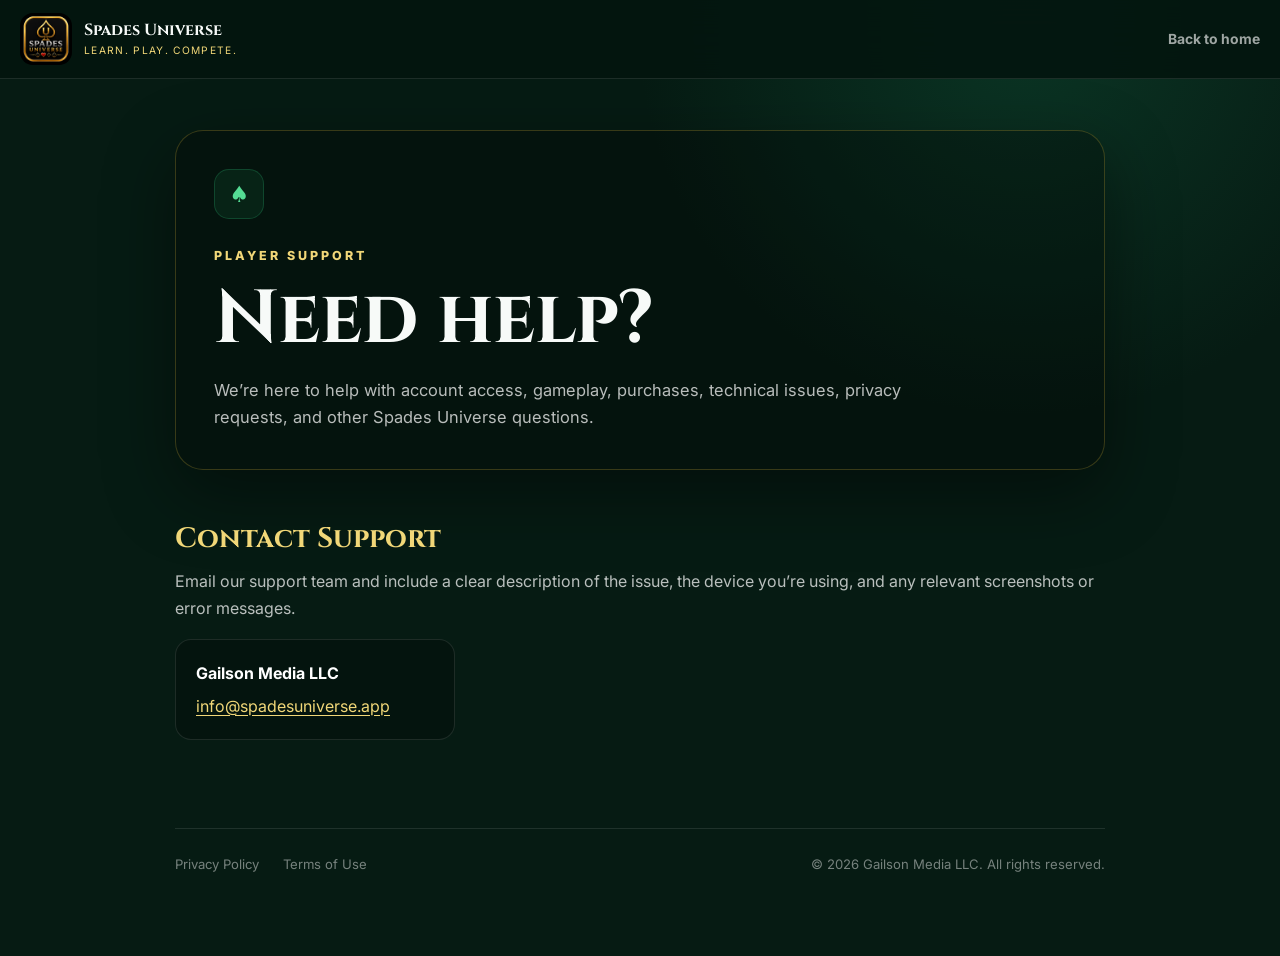
<file: support.html>
<!DOCTYPE html>
<html lang="en">
  <head>
    <meta charset="UTF-8" />
    <meta name="viewport" content="width=device-width, initial-scale=1.0" />
    <title>Support | Spades Universe</title>
    <meta name="description" content="Contact Spades Universe support." />
    <meta name="theme-color" content="#04150f" />
    <link rel="icon" href="assets/app-logo.png" type="image/png" />
    <link rel="stylesheet" href="styles.css" />
  </head>
  <body>
    <header class="site-header">
      <div class="container nav-wrap legal-nav">
        <a class="brand" href="index.html" aria-label="Spades Universe home">
          <img src="assets/app-logo.png" alt="" width="52" height="52" />
          <span><strong>Spades Universe</strong><small>Learn. Play. Compete.</small></span>
        </a>
        <a class="legal-home" href="index.html">Back to home</a>
      </div>
    </header>
    <main class="legal-page">
      <div class="container legal-container">
        <header class="legal-hero">
          <span class="legal-icon" aria-hidden="true">♠</span>
          <span class="eyebrow">Player Support</span>
          <h1>Need help?</h1>
          <p>We’re here to help with account access, gameplay, purchases, technical issues, privacy requests, and other Spades Universe questions.</p>
        </header>
        <div class="legal-content">
          <section><h2>Contact Support</h2><p>Email our support team and include a clear description of the issue, the device you’re using, and any relevant screenshots or error messages.</p><address><strong>Gailson Media LLC</strong><a href="mailto:info@spadesuniverse.app">info@spadesuniverse.app</a></address></section>
        </div>
        <footer class="legal-footer"><a href="privacy.html">Privacy Policy</a><a href="terms.html">Terms of Use</a><span>© 2026 Gailson Media LLC. All rights reserved.</span></footer>
      </div>
    </main>
  </body>
</html>
</file>
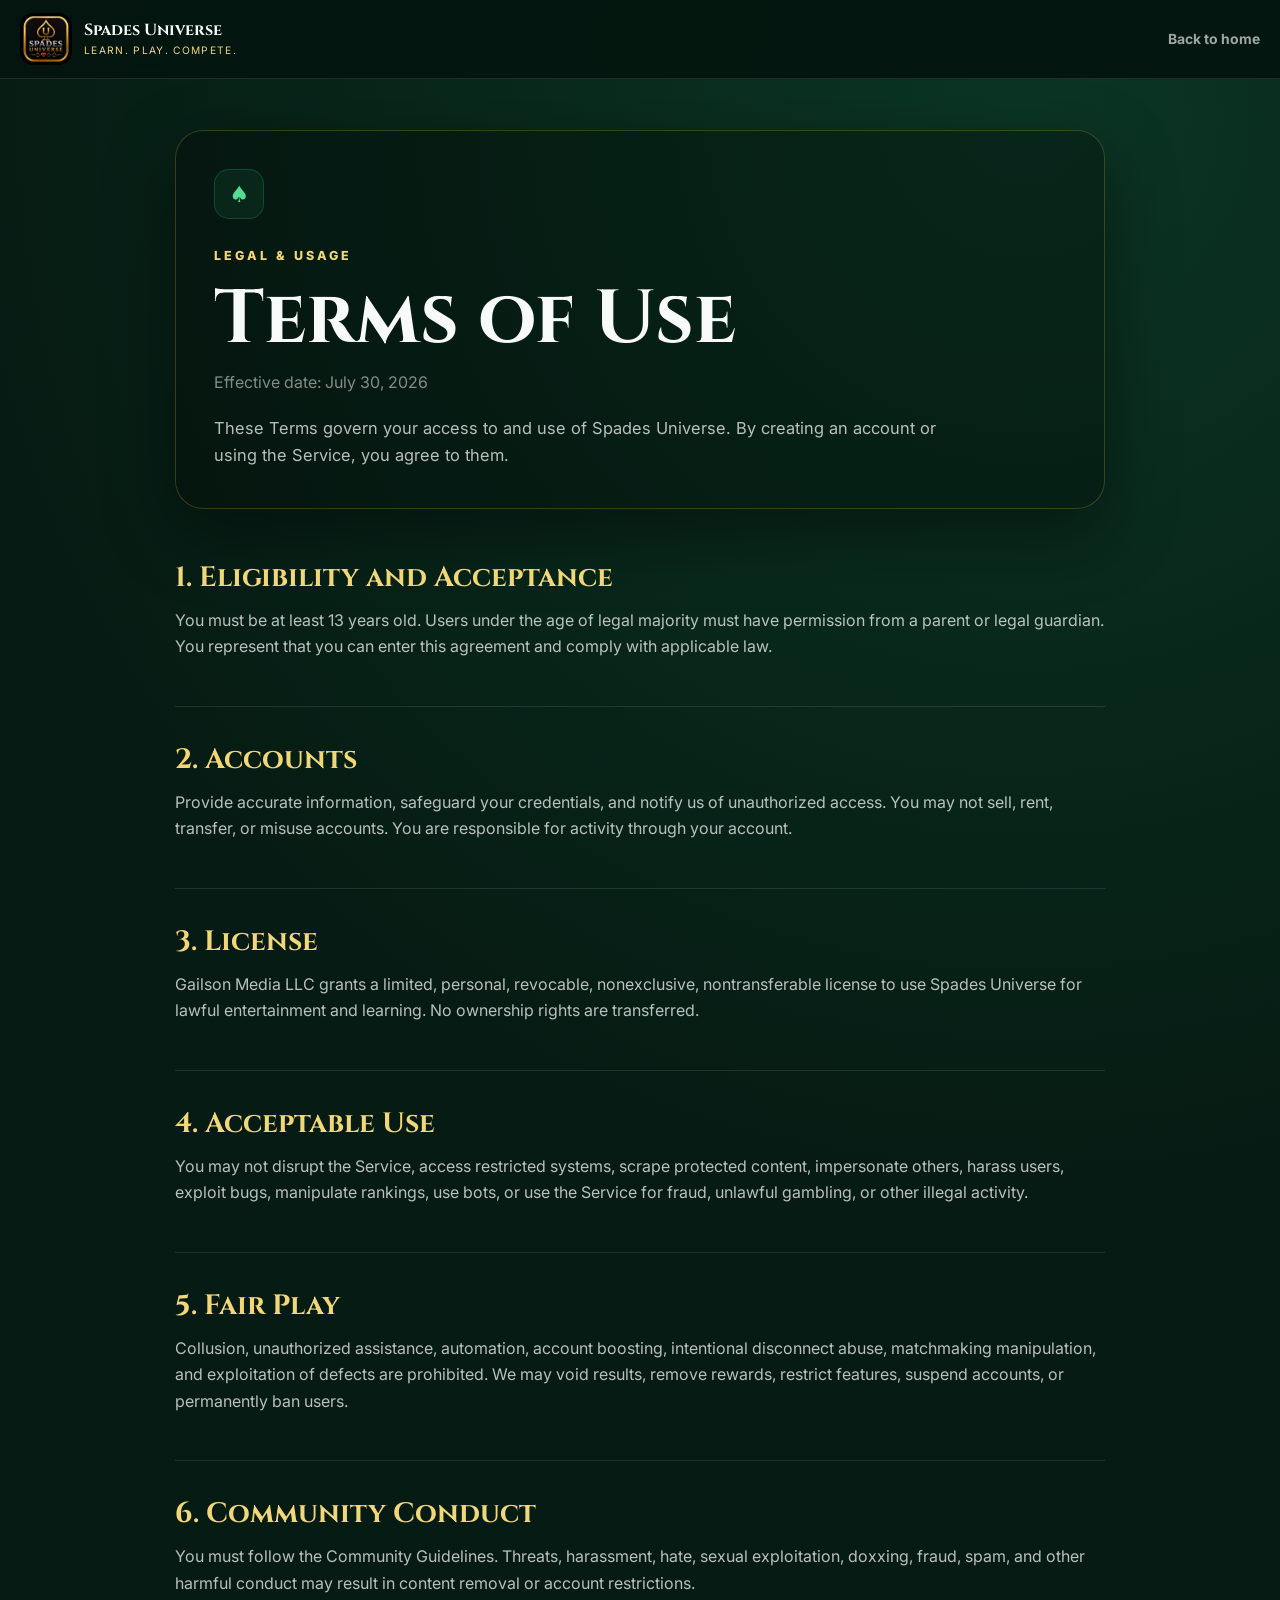
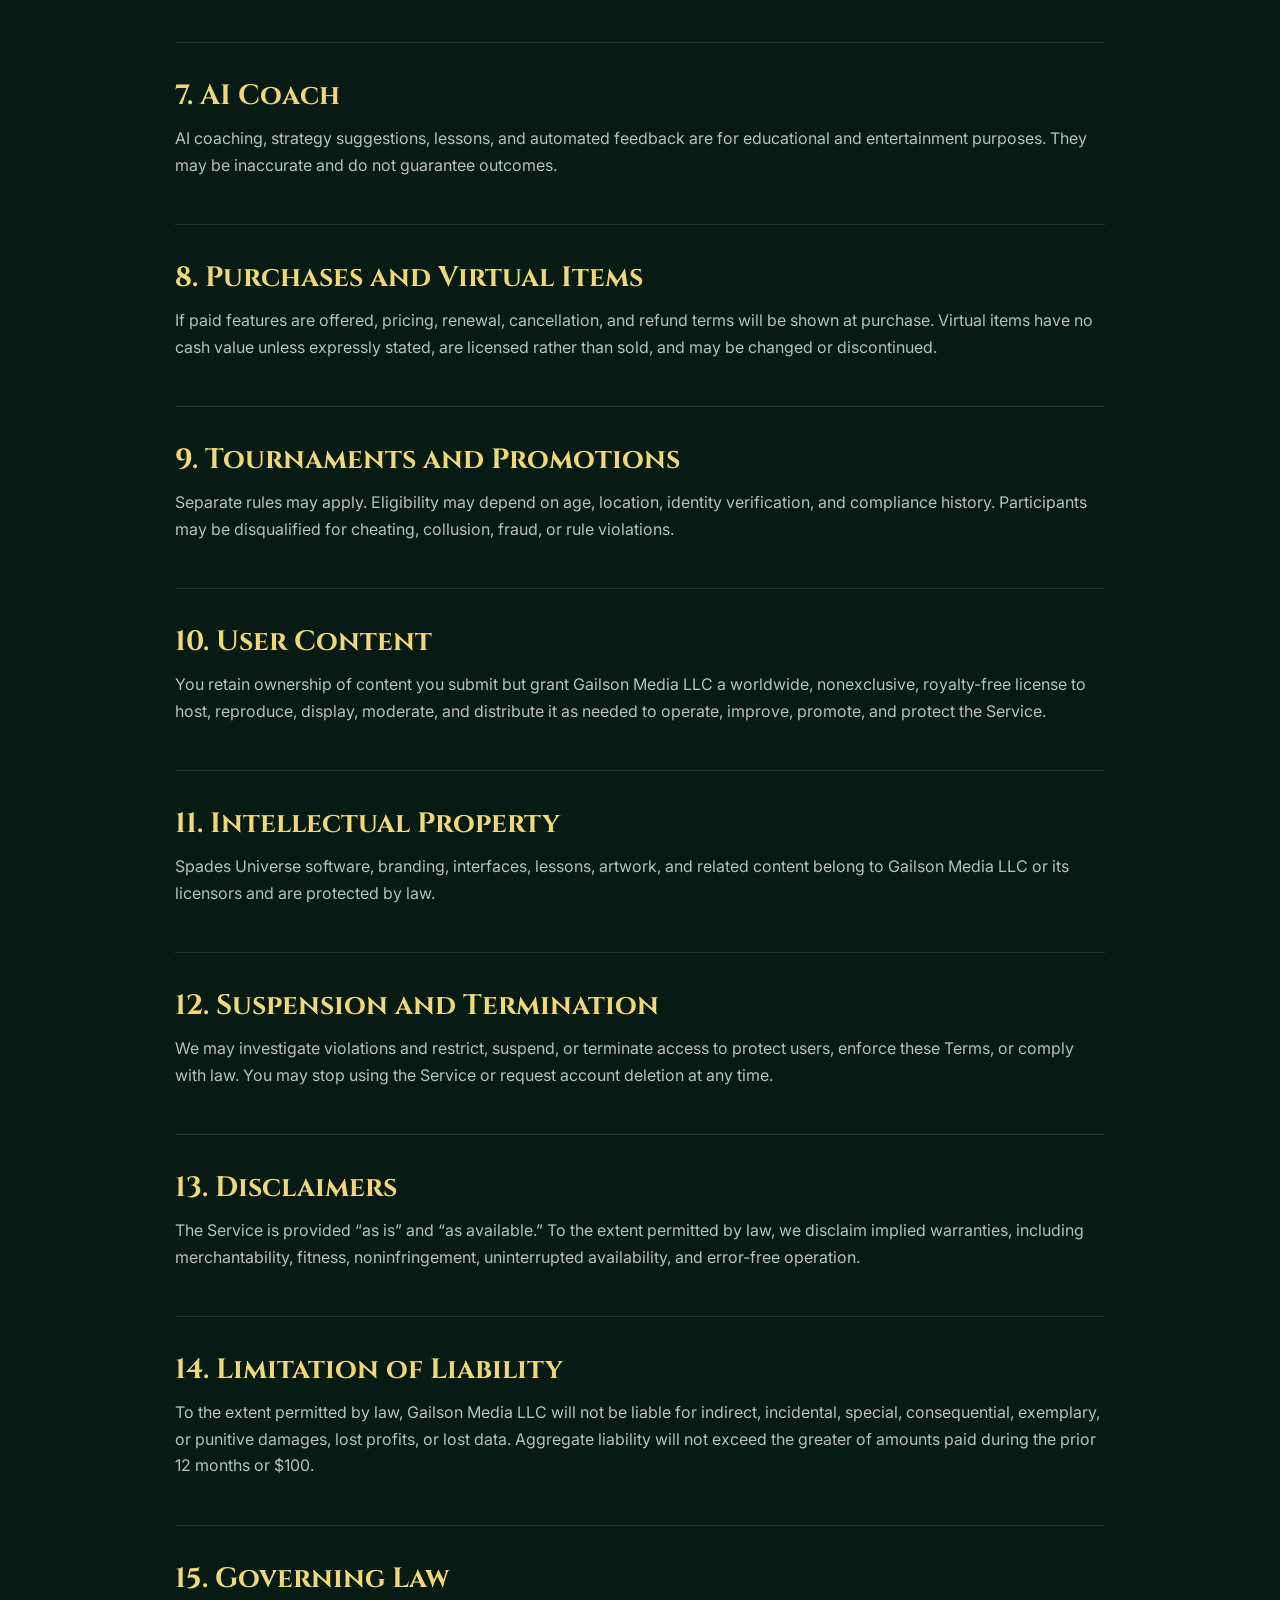
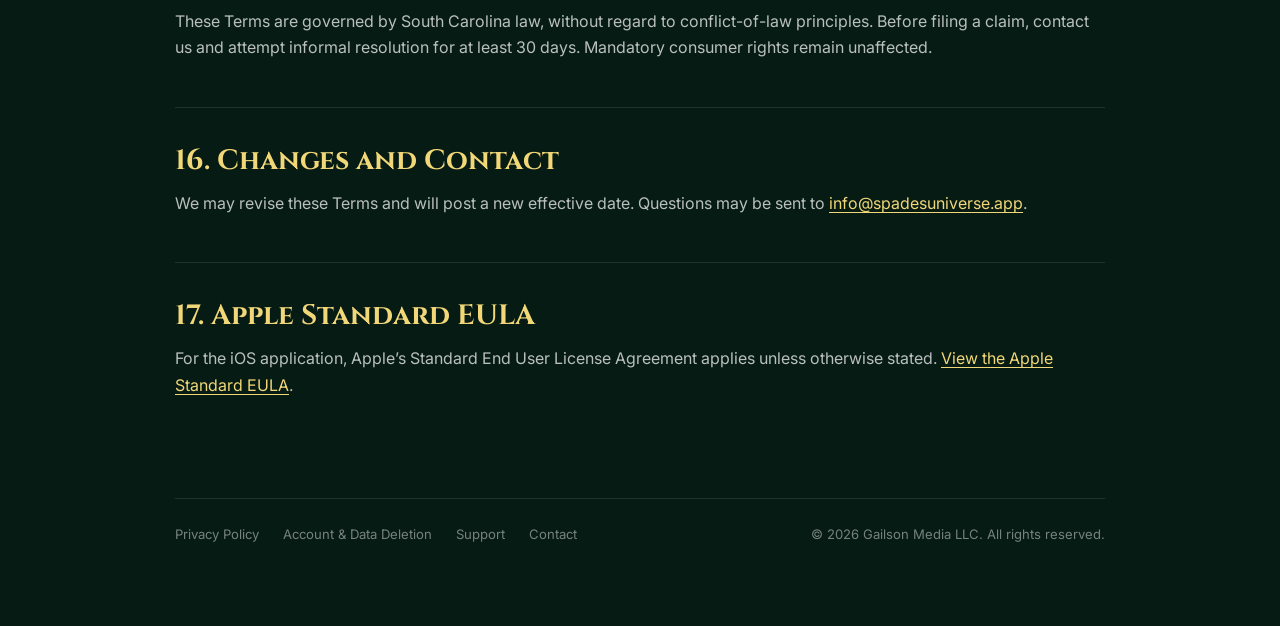
<file: terms.html>
<!DOCTYPE html>
<html lang="en">
  <head>
    <meta charset="UTF-8" />
    <meta name="viewport" content="width=device-width, initial-scale=1.0" />
    <title>Terms of Use | Spades Universe</title>
    <meta name="description" content="Terms governing access to and use of Spades Universe." />
    <meta name="theme-color" content="#04150f" />
    <link rel="icon" href="assets/app-logo.png" type="image/png" />
    <link rel="stylesheet" href="styles.css" />
  </head>
  <body>
    <header class="site-header">
      <div class="container nav-wrap legal-nav">
        <a class="brand" href="index.html" aria-label="Spades Universe home">
          <img src="assets/app-logo.png" alt="" width="52" height="52" />
          <span><strong>Spades Universe</strong><small>Learn. Play. Compete.</small></span>
        </a>
        <a class="legal-home" href="index.html">Back to home</a>
      </div>
    </header>
    <main class="legal-page">
      <div class="container legal-container">
        <header class="legal-hero">
          <span class="legal-icon" aria-hidden="true">♠</span>
          <span class="eyebrow">Legal & Usage</span>
          <h1>Terms of Use</h1>
          <p class="legal-date">Effective date: July 30, 2026</p>
          <p>These Terms govern your access to and use of Spades Universe. By creating an account or using the Service, you agree to them.</p>
        </header>

        <div class="legal-content">
          <section><h2>1. Eligibility and Acceptance</h2><p>You must be at least 13 years old. Users under the age of legal majority must have permission from a parent or legal guardian. You represent that you can enter this agreement and comply with applicable law.</p></section>
          <section><h2>2. Accounts</h2><p>Provide accurate information, safeguard your credentials, and notify us of unauthorized access. You may not sell, rent, transfer, or misuse accounts. You are responsible for activity through your account.</p></section>
          <section><h2>3. License</h2><p>Gailson Media LLC grants a limited, personal, revocable, nonexclusive, nontransferable license to use Spades Universe for lawful entertainment and learning. No ownership rights are transferred.</p></section>
          <section><h2>4. Acceptable Use</h2><p>You may not disrupt the Service, access restricted systems, scrape protected content, impersonate others, harass users, exploit bugs, manipulate rankings, use bots, or use the Service for fraud, unlawful gambling, or other illegal activity.</p></section>
          <section><h2>5. Fair Play</h2><p>Collusion, unauthorized assistance, automation, account boosting, intentional disconnect abuse, matchmaking manipulation, and exploitation of defects are prohibited. We may void results, remove rewards, restrict features, suspend accounts, or permanently ban users.</p></section>
          <section><h2>6. Community Conduct</h2><p>You must follow the Community Guidelines. Threats, harassment, hate, sexual exploitation, doxxing, fraud, spam, and other harmful conduct may result in content removal or account restrictions.</p></section>
          <section><h2>7. AI Coach</h2><p>AI coaching, strategy suggestions, lessons, and automated feedback are for educational and entertainment purposes. They may be inaccurate and do not guarantee outcomes.</p></section>
          <section><h2>8. Purchases and Virtual Items</h2><p>If paid features are offered, pricing, renewal, cancellation, and refund terms will be shown at purchase. Virtual items have no cash value unless expressly stated, are licensed rather than sold, and may be changed or discontinued.</p></section>
          <section><h2>9. Tournaments and Promotions</h2><p>Separate rules may apply. Eligibility may depend on age, location, identity verification, and compliance history. Participants may be disqualified for cheating, collusion, fraud, or rule violations.</p></section>
          <section><h2>10. User Content</h2><p>You retain ownership of content you submit but grant Gailson Media LLC a worldwide, nonexclusive, royalty-free license to host, reproduce, display, moderate, and distribute it as needed to operate, improve, promote, and protect the Service.</p></section>
          <section><h2>11. Intellectual Property</h2><p>Spades Universe software, branding, interfaces, lessons, artwork, and related content belong to Gailson Media LLC or its licensors and are protected by law.</p></section>
          <section><h2>12. Suspension and Termination</h2><p>We may investigate violations and restrict, suspend, or terminate access to protect users, enforce these Terms, or comply with law. You may stop using the Service or request account deletion at any time.</p></section>
          <section><h2>13. Disclaimers</h2><p>The Service is provided “as is” and “as available.” To the extent permitted by law, we disclaim implied warranties, including merchantability, fitness, noninfringement, uninterrupted availability, and error-free operation.</p></section>
          <section><h2>14. Limitation of Liability</h2><p>To the extent permitted by law, Gailson Media LLC will not be liable for indirect, incidental, special, consequential, exemplary, or punitive damages, lost profits, or lost data. Aggregate liability will not exceed the greater of amounts paid during the prior 12 months or $100.</p></section>
          <section><h2>15. Governing Law</h2><p>These Terms are governed by South Carolina law, without regard to conflict-of-law principles. Before filing a claim, contact us and attempt informal resolution for at least 30 days. Mandatory consumer rights remain unaffected.</p></section>
          <section><h2>16. Changes and Contact</h2><p>We may revise these Terms and will post a new effective date. Questions may be sent to <a href="mailto:info@spadesuniverse.app">info@spadesuniverse.app</a>.</p></section>
          <section><h2>17. Apple Standard EULA</h2><p>For the iOS application, Apple’s Standard End User License Agreement applies unless otherwise stated. <a href="https://www.apple.com/legal/internet-services/itunes/dev/stdeula/" target="_blank" rel="noreferrer">View the Apple Standard EULA</a>.</p></section>
        </div>

        <footer class="legal-footer"><a href="privacy.html">Privacy Policy</a><a href="account-deletion.html">Account & Data Deletion</a><a href="support.html">Support</a><a href="mailto:info@spadesuniverse.app">Contact</a><span>© 2026 Gailson Media LLC. All rights reserved.</span></footer>
      </div>
    </main>
  </body>
</html>
</file>
<file: styles.css>
@import url('https://fonts.googleapis.com/css2?family=Cinzel:wght@600;700&family=Inter:wght@400;500;600;700;800&display=swap');

:root {
  --bg: #04150f;
  --bg-deep: #020b08;
  --bg-mid: #082d1e;
  --green: #12613f;
  --green-bright: #31c67a;
  --gold: #d4af37;
  --gold-light: #f1d778;
  --text: #f7faf8;
  --muted: rgba(238, 246, 242, .64);
  --line: rgba(255, 255, 255, .10);
  --gold-line: rgba(212, 175, 55, .25);
  --shadow: 0 24px 70px rgba(0, 0, 0, .42);
  --radius: 24px;
  --max: 1240px;
}

* { box-sizing: border-box; }
html { scroll-behavior: smooth; }
body { margin: 0; overflow-x: hidden; background: var(--bg); color: var(--text); font: 400 16px/1.65 Inter, system-ui, sans-serif; }
a { color: inherit; text-decoration: none; }
img { display: block; max-width: 100%; }
button { font: inherit; }
.container { width: min(calc(100% - 40px), var(--max)); margin-inline: auto; }
.narrow { max-width: 850px; }
.center { text-align: center; margin-inline: auto; }
.section { padding: 104px 0; }
.section-line { border-block: 1px solid var(--line); background: #061b13; }
.section-dark { background: rgba(0, 0, 0, .18); border-block: 1px solid rgba(255, 255, 255, .07); }
.eyebrow { display: inline-block; margin-bottom: 15px; color: var(--gold-light); font-size: .78rem; font-weight: 800; letter-spacing: .24em; text-transform: uppercase; }
h1, h2, h3, p { margin-top: 0; }
h1, h2 { font-family: Cinzel, Georgia, serif; }
h2 { margin-bottom: 18px; font-size: clamp(2.2rem, 4.1vw, 4rem); line-height: 1.08; letter-spacing: -.035em; }
h3 { margin-bottom: 10px; line-height: 1.2; }
p { color: var(--muted); }
.section-lead { font-size: clamp(1.05rem, 1.5vw, 1.22rem); line-height: 1.85; }
.section-heading { margin-bottom: 50px; }

.site-header { position: fixed; inset: 0 0 auto; z-index: 50; border-bottom: 1px solid var(--line); background: rgba(4, 21, 15, .91); backdrop-filter: blur(18px); }
.nav-wrap { min-height: 78px; display: flex; align-items: center; justify-content: space-between; gap: 24px; }
.brand { display: inline-flex; align-items: center; gap: 12px; }
.brand img { width: 52px; height: 52px; border-radius: 13px; }
.brand span { display: flex; flex-direction: column; line-height: 1.2; }
.brand strong { font-family: Cinzel, Georgia, serif; font-size: 1rem; }
.brand small { margin-top: 4px; color: var(--gold-light); font-size: .64rem; letter-spacing: .13em; text-transform: uppercase; }
.nav-links { display: flex; align-items: center; gap: 22px; }
.nav-links a { color: rgba(255,255,255,.66); font-size: .85rem; font-weight: 600; transition: color .2s ease; }
.nav-links a:hover { color: var(--gold-light); }
.nav-links .nav-cta { padding: 11px 17px; border-radius: 11px; background: linear-gradient(135deg, #f0d26d, #ba861d); color: #07130e; font-weight: 800; box-shadow: 0 0 24px rgba(212,175,55,.18); }
.nav-toggle { display: none; border: 0; background: transparent; color: white; font-size: 1.6rem; cursor: pointer; }

.hero { position: relative; min-height: 100svh; display: flex; align-items: center; padding: 130px 0 72px; overflow: hidden; background: radial-gradient(circle at 72% 32%, rgba(17,85,58,.92), transparent 38%), radial-gradient(circle at 18% 18%, rgba(212,175,55,.14), transparent 28%), linear-gradient(135deg,#04150f 0%,#082d1e 54%,#04150f 100%); }
.hero::after { content: ""; position: absolute; inset: 0; pointer-events: none; background: linear-gradient(90deg, transparent 0 49.9%, rgba(255,255,255,.025) 50%, transparent 50.1%); background-size: 120px 100%; }
.hero-suit { position: absolute; color: rgba(255,255,255,.025); line-height: 1; user-select: none; }
.hero-suit-left { left: 7%; top: 20%; font-size: 12rem; transform: rotate(-18deg); }
.hero-suit-right { right: 3%; bottom: 5%; color: rgba(212,175,55,.04); font-size: 17rem; transform: rotate(16deg); }
.hero-grid { position: relative; z-index: 1; display: grid; grid-template-columns: 1.02fr .98fr; gap: 54px; align-items: center; }
.hero-copy { max-width: 670px; }
.hero h1 { margin-bottom: 20px; font-size: clamp(3.7rem, 7vw, 7.4rem); line-height: .88; letter-spacing: -.06em; }
.hero h1 span { display: block; color: var(--gold-light); text-shadow: 0 0 32px rgba(212,175,55,.16); }
.hero-kicker { margin-bottom: 18px; color: rgba(255,255,255,.92); font-size: clamp(1.25rem, 2vw, 1.65rem); font-weight: 700; }
.hero-text { max-width: 640px; font-size: 1.08rem; line-height: 1.85; }
.cta-row { display: flex; flex-wrap: wrap; gap: 14px; justify-content: inherit; margin-top: 30px; }
.btn { min-height: 54px; display: inline-flex; align-items: center; justify-content: center; gap: 12px; padding: 0 24px; border-radius: 12px; font-weight: 800; transition: transform .2s ease, box-shadow .2s ease, border-color .2s ease; }
.btn:hover { transform: translateY(-2px); }
.btn-primary { background: linear-gradient(135deg, #f1d778, #c28a20); color: #07130e; box-shadow: 0 14px 34px rgba(212,175,55,.18); }
.btn-primary:hover { box-shadow: 0 16px 38px rgba(212,175,55,.3); }
.btn-secondary { border: 1px solid rgba(255,255,255,.18); background: rgba(255,255,255,.045); color: white; }
.btn-secondary:hover { border-color: rgba(212,175,55,.48); color: var(--gold-light); }
.store-button { min-width: 210px; display: inline-flex; align-items: center; justify-content: center; gap: 12px; padding: 10px 20px; border: 1px solid rgba(255,255,255,.22); border-radius: 13px; background: #070b09; color: white; box-shadow: 0 15px 35px rgba(0,0,0,.28); text-align: left; }
.store-button:disabled { cursor: default; opacity: 1; }
.store-button .store-icon { font-size: 2rem; line-height: 1; }
.store-button span:last-child { display: flex; flex-direction: column; line-height: 1.08; }
.store-button small { font-size: .65rem; font-weight: 500; }
.store-button strong { font-size: 1.18rem; letter-spacing: -.02em; }
.trust-row { display: flex; flex-wrap: wrap; gap: 15px 28px; margin: 30px 0 0; padding: 0; list-style: none; color: rgba(255,255,255,.58); font-size: .87rem; }
.trust-row span { margin-right: 7px; color: #51dd92; font-weight: 900; }
.hero-visual { position: relative; }
.hero-visual::before { content: ""; position: absolute; inset: 8%; border-radius: 50%; background: rgba(52,211,153,.15); filter: blur(70px); }
.hero-brand-lockup { position: relative; display: flex; align-items: center; justify-content: center; width: min(100%, 760px); margin-inline: auto; }
.hero-brand-lockup img { width: 100%; height: auto; object-fit: contain; filter: drop-shadow(0 28px 50px rgba(0,0,0,.45)); }

.feature-grid { display: grid; grid-template-columns: repeat(3, minmax(0,1fr)); gap: 20px; }
.feature-card { min-width: 0; padding: 30px; border: 1px solid var(--line); border-radius: 20px; background: rgba(255,255,255,.035); transition: transform .25s ease, border-color .25s ease, background .25s ease; }
.feature-card:hover { transform: translateY(-5px); border-color: rgba(212,175,55,.34); background: rgba(255,255,255,.055); }
.feature-icon { width: 50px; height: 50px; display: grid; place-items: center; margin-bottom: 23px; border: 1px solid rgba(49,198,122,.22); border-radius: 14px; background: rgba(49,198,122,.09); color: #54dc94; font-size: 1.4rem; font-weight: 900; }
.feature-card h3 { font-size: 1.22rem; }
.feature-card p { margin-bottom: 0; }

.journey-grid { display: grid; grid-template-columns: .78fr 1.22fr; gap: 70px; align-items: start; }
.journey-copy { position: sticky; top: 130px; }
.journey-copy > p { font-size: 1.1rem; }
.text-link { display: inline-flex; gap: 9px; margin-top: 18px; color: var(--gold-light); font-weight: 800; }
.steps { display: grid; grid-template-columns: repeat(2,minmax(0,1fr)); gap: 16px; margin: 0; padding: 0; list-style: none; }
.steps li { display: flex; gap: 18px; min-height: 190px; padding: 26px; border: 1px solid var(--line); border-radius: 20px; background: rgba(0,0,0,.2); }
.steps > li > span { flex: 0 0 42px; width: 42px; height: 42px; display: grid; place-items: center; border: 1px solid rgba(212,175,55,.32); border-radius: 50%; background: rgba(212,175,55,.09); color: var(--gold-light); font-weight: 800; }
.steps h3 { margin-top: 8px; }
.steps p { margin-bottom: 0; font-size: .92rem; }

.showcase { background: linear-gradient(120deg,rgba(14,69,47,.48),rgba(0,0,0,.2)); }
.showcase-grid { display: grid; grid-template-columns: 1fr 1fr; gap: 70px; align-items: center; }
.university-visual { position: relative; overflow: hidden; border: 1px solid var(--gold-line); border-radius: 28px; background: rgba(0,0,0,.28); box-shadow: var(--shadow); }
.university-visual img { width: 100%; height: auto; aspect-ratio: 3 / 2; object-fit: cover; }
.check-list { display: grid; gap: 13px; margin: 28px 0 0; padding: 0; list-style: none; }
.check-list li { padding-left: 30px; position: relative; color: rgba(255,255,255,.72); }
.check-list li::before { content: "✓"; position: absolute; left: 0; color: #51dd92; font-weight: 900; }

.premium { background: radial-gradient(circle at 80% 20%,rgba(212,175,55,.13),transparent 30%), linear-gradient(135deg,#061b13,#020b08); }
.premium-grid { display: grid; grid-template-columns: 1.05fr .95fr; gap: 70px; align-items: center; }
.premium-points { display: grid; grid-template-columns: repeat(3,1fr); gap: 12px; margin-top: 30px; }
.premium-points span { padding: 15px; border: 1px solid var(--gold-line); border-radius: 13px; background: rgba(212,175,55,.05); color: var(--gold-light); font-size: .83rem; font-weight: 800; text-align: center; }
.premium-card { padding: 42px; border: 1px solid rgba(212,175,55,.32); border-radius: 28px; background: linear-gradient(155deg,rgba(212,175,55,.11),rgba(255,255,255,.035)); box-shadow: var(--shadow); }
.premium-chip { display: inline-flex; margin-bottom: 24px; padding: 8px 13px; border: 1px solid rgba(212,175,55,.42); border-radius: 999px; color: var(--gold-light); font-size: .72rem; font-weight: 800; letter-spacing: .12em; text-transform: uppercase; }
.premium-card h3 { font-family: Cinzel, Georgia, serif; font-size: 2rem; }
.premium-card .btn { margin-top: 16px; }
.premium-note { margin: 20px 0 0; color: var(--gold-light); font-size: .82rem; font-weight: 700; letter-spacing: .04em; text-transform: uppercase; }

.community-grid { display: grid; grid-template-columns: repeat(3,1fr); gap: 20px; }
.community-grid article { padding: 30px; border: 1px solid var(--line); border-radius: 20px; background: rgba(255,255,255,.03); }
.community-grid article > span { color: var(--gold); font-size: .72rem; font-weight: 800; letter-spacing: .2em; }
.community-grid h3 { margin-top: 28px; }
.community-grid p { margin-bottom: 0; }

.faq-list { display: grid; gap: 14px; }
.faq-list details { padding: 24px 26px; border: 1px solid var(--line); border-radius: 18px; background: rgba(255,255,255,.025); }
.faq-list details[open] { border-color: var(--gold-line); }
.faq-list summary { position: relative; padding-right: 36px; cursor: pointer; list-style: none; font-size: 1.06rem; font-weight: 800; }
.faq-list summary::-webkit-details-marker { display: none; }
.faq-list summary::after { content: "+"; position: absolute; right: 0; color: var(--gold-light); font-size: 1.4rem; line-height: 1; }
.faq-list details[open] summary::after { content: "−"; }
.faq-list p { margin: 18px 0 0; }

.final-cta { padding-top: 74px; }
.cta-panel { position: relative; overflow: hidden; padding: 70px 34px; border: 1px solid var(--gold-line); border-radius: 30px; background: radial-gradient(circle at top,rgba(212,175,55,.17),transparent 55%),linear-gradient(130deg,#0b4a31,#061b13); text-align: center; box-shadow: var(--shadow); }
.cta-panel > * { position: relative; z-index: 1; }
.cta-logo { width: clamp(118px,16vw,170px); height: auto; margin: 0 auto 24px; border-radius: 24%; filter: drop-shadow(0 18px 30px rgba(0,0,0,.4)); }
.cta-panel h2 { margin-bottom: 16px; }
.cta-panel p { max-width: 640px; margin-inline: auto; font-size: 1.1rem; }
.cta-panel .cta-row { justify-content: center; }

.site-footer { border-top: 1px solid var(--line); background: rgba(0,0,0,.3); }
.footer-grid { display: grid; grid-template-columns: 1.4fr 1fr 1fr; gap: 60px; padding-top: 56px; padding-bottom: 42px; }
.footer-brand img { width: 66px; height: 66px; border-radius: 16px; }
.footer-brand p { max-width: 390px; margin-top: 18px; }
.footer-grid h3 { font-size: .92rem; }
.footer-grid > div:not(:first-child) { display: flex; flex-direction: column; gap: 11px; }
.footer-grid a { color: rgba(255,255,255,.5); font-size: .87rem; }
.footer-grid a:hover { color: var(--gold-light); }
.footer-bottom { display: flex; justify-content: space-between; gap: 24px; padding-top: 24px; padding-bottom: 34px; border-top: 1px solid var(--line); color: rgba(255,255,255,.34); font-size: .75rem; }

.legal-nav { min-height: 78px; }
.legal-home { color: rgba(255,255,255,.62); font-size: .87rem; font-weight: 700; }
.legal-home:hover { color: var(--gold-light); }
.legal-page { min-height: 100vh; padding: 130px 0 80px; background: radial-gradient(circle at 80% 3%,rgba(17,85,58,.45),transparent 28%),#061b13; }
.legal-container { max-width: 930px; }
.legal-hero { margin-bottom: 54px; padding: 38px; border: 1px solid var(--gold-line); border-radius: 28px; background: rgba(0,0,0,.28); box-shadow: var(--shadow); }
.legal-icon { width: 50px; height: 50px; display: grid; place-items: center; margin-bottom: 22px; border: 1px solid rgba(49,198,122,.22); border-radius: 15px; background: rgba(49,198,122,.09); color: #54dc94; font-size: 1.4rem; }
.legal-hero h1 { margin: 0 0 12px; font-family: Cinzel,Georgia,serif; font-size: clamp(2.6rem,6vw,4.7rem); line-height: 1; }
.legal-hero > p:last-child { max-width: 760px; margin: 20px 0 0; color: rgba(255,255,255,.72); font-size: 1.03rem; }
.legal-date { color: rgba(255,255,255,.5); }
.legal-content { display: grid; gap: 38px; }
.legal-content section { padding-bottom: 34px; border-bottom: 1px solid var(--line); }
.legal-content section:last-child { border-bottom: 0; }
.legal-content h2 { margin-bottom: 14px; color: var(--gold-light); font-family: Cinzel,Georgia,serif; font-size: clamp(1.35rem,3vw,1.75rem); letter-spacing: 0; }
.legal-content p { margin-bottom: 12px; color: rgba(255,255,255,.72); }
.legal-content strong { color: white; }
.legal-content a { color: var(--gold-light); text-decoration: underline; text-underline-offset: 3px; }
.legal-content address { display: flex; flex-direction: column; gap: 6px; width: fit-content; min-width: 280px; margin-top: 18px; padding: 20px; border: 1px solid var(--line); border-radius: 16px; background: rgba(0,0,0,.24); font-style: normal; }
.legal-footer { display: flex; flex-wrap: wrap; gap: 15px 24px; margin-top: 54px; padding-top: 25px; border-top: 1px solid var(--line); color: rgba(255,255,255,.45); font-size: .82rem; }
.legal-footer a:hover { color: var(--gold-light); }
.legal-footer span { margin-left: auto; }

@media (max-width: 1050px) {
  .nav-toggle { display: block; }
  .nav-links { position: absolute; top: 78px; inset-inline: 0; display: none; align-items: stretch; padding: 24px 20px; border-top: 1px solid var(--line); background: #061b13; }
  .nav-links.is-open { display: flex; flex-direction: column; }
  .nav-links a { padding: 5px 0; }
  .nav-links .nav-cta { margin-top: 6px; padding: 12px 16px; text-align: center; }
  .hero { min-height: auto; }
  .hero-grid, .showcase-grid, .premium-grid { grid-template-columns: 1fr; }
  .hero-copy { max-width: 780px; text-align: center; margin-inline: auto; }
  .hero h1 span { display: inline; }
  .hero .cta-row, .trust-row { justify-content: center; }
  .hero-visual { max-width: 760px; margin-inline: auto; }
  .journey-grid { grid-template-columns: 1fr; }
  .journey-copy { position: static; }
}

@media (max-width: 780px) {
  .container { width: min(calc(100% - 28px), var(--max)); }
  .section { padding: 78px 0; }
  .feature-grid, .community-grid { grid-template-columns: 1fr; }
  .steps { grid-template-columns: 1fr; }
  .steps li { min-height: auto; }
  .premium-points { grid-template-columns: 1fr; }
  .footer-grid { grid-template-columns: 1fr; gap: 34px; }
  .footer-bottom { flex-direction: column; }
  .legal-footer span { width: 100%; margin-left: 0; }
}

@media (max-width: 560px) {
  .brand strong { font-size: .82rem; }
  .brand small { font-size: .54rem; }
  .brand img { width: 45px; height: 45px; }
  .hero { padding-top: 122px; }
  .hero h1 { font-size: 3.2rem; }
  .hero h1 span { display: block; }
  .hero-kicker { font-size: 1.1rem; }
  .hero-text { font-size: .98rem; }
  .hero .btn { width: 100%; }
  .trust-row { display: grid; gap: 10px; }
  .hero-brand-lockup { width: 100%; }
  .premium-card { padding: 28px; }
  .cta-panel { padding: 54px 22px; }
  .legal-hero { padding: 28px 22px; }
}

@media (prefers-reduced-motion: reduce) {
  html { scroll-behavior: auto; }
  *, *::before, *::after { transition-duration: .01ms !important; animation-duration: .01ms !important; animation-iteration-count: 1 !important; }
}
</file>
